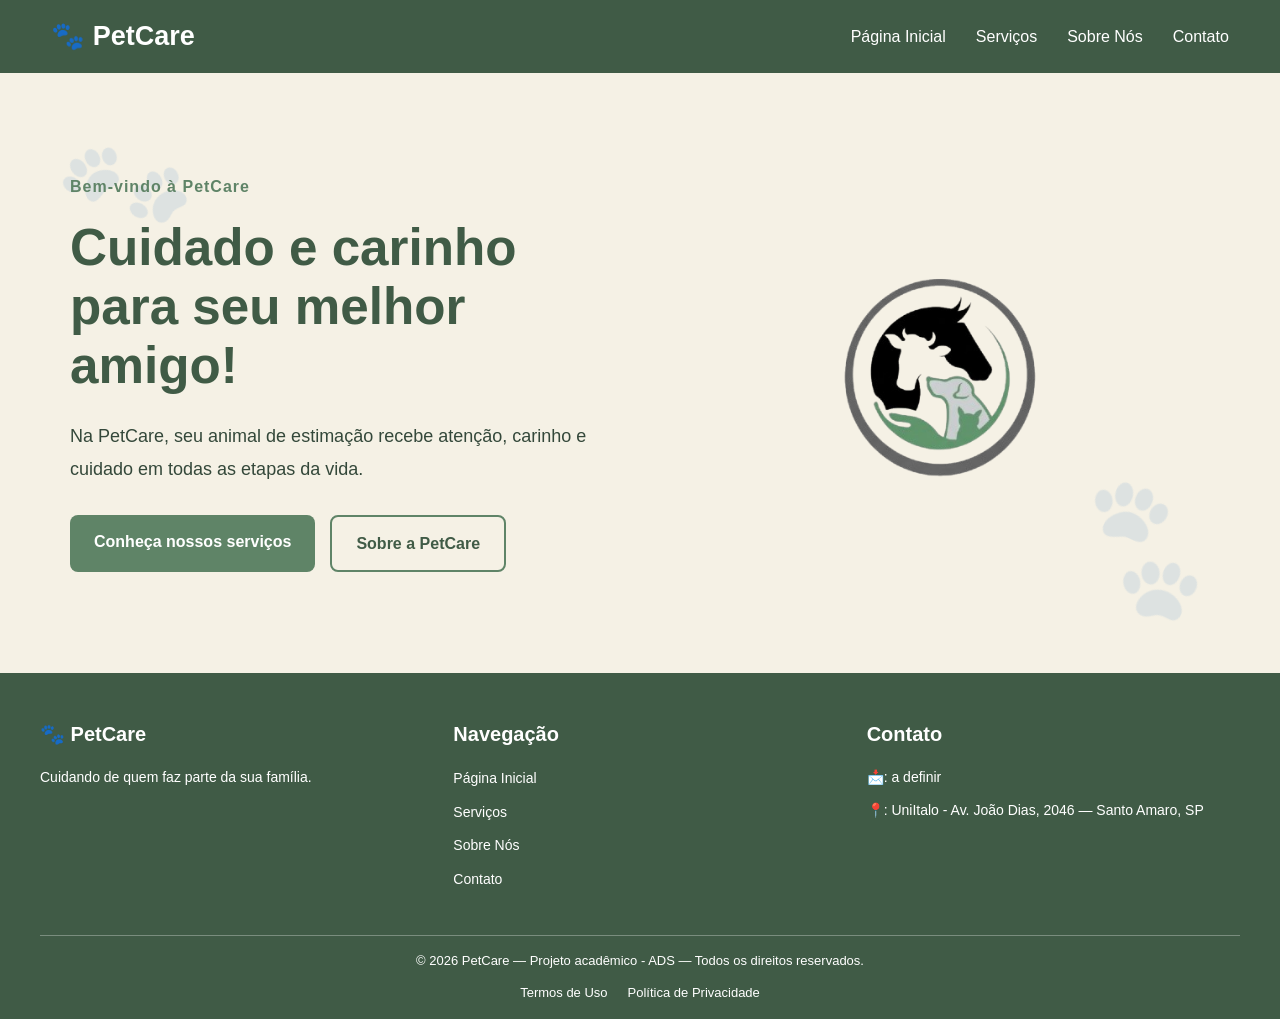
<file: index.html>
<!DOCTYPE html>
<html lang="pt-BR">

<head>
    <meta charset="UTF-8">
    <meta name="viewport"
          content="width=device-width, initial-scale=1.0">

    <meta name="description"
          content="PetCare - Clínica Veterinária">

    <title>PetCare | Página Inicial</title>

    <link rel="stylesheet"
          href="./website/styles/style.global.css">

    <link rel="stylesheet"
          href="./website/styles/style.index.css">
</head>

<body>

    <header class="header">
        <nav class="navbar" aria-label="Navegação principal">

            <!-- LOGO DA CLÍNICA -->
            <div class="logo">
                <a href="./index.html">🐾 PetCare</a>
            </div>

            <!-- Botão Sanduiche -->
             <button
             type="button"
             class="mobile-menu"
             id="mobile-menu"
             aria-label="Abrir menu de navegação"
             aria-controls="nav-list"
                aria-expanded="false">
                    <span class="bar"></span>
                    <span class="bar"></span>
                    <span class="bar"></span>
            </button>
            
            <!-- LINKS DE NAVEGAÇÃO -->
            <ul class="nav-links" id="nav-list">
                <li><a href="./index.html">Página Inicial</a></li>
                <li><a href="./website/servicos.html">Serviços</a></li>
                <li><a href="./website/sobre.html">Sobre Nós</a></li>
                <li><a href="./website/contato.html">Contato</a></li>
            </ul>

        </nav>
        
    </header>

    <main>

        <section class="hero patinhas-fundo">

            <div class="hero-content">

                <span class="hero-tag">
                    Bem-vindo à PetCare
                </span>

                <h1>
                    Cuidado e carinho para
                    seu melhor amigo!
                </h1>

                <p>
                    Na PetCare, seu animal de estimação
                    recebe atenção, carinho e cuidado
                    em todas as etapas da vida.
                </p>

                <div class="hero-actions">
                    <a href="./website/servicos.html" class="btn">
                        Conheça nossos serviços
                    </a>

                    <a href="./website/sobre.html" class="btn-secondary">
                        Sobre a PetCare
                    </a>
                </div>

            </div>

            <div class="hero-image">
                <img src="./website/pictures/logo2petcare.png"
                     alt="Identidade visual da PetCare">
            </div>

        </section>

    </main>
    
<footer class="footer">

    <div class="footer-container">

        <!-- COLUNA 1: IDENTIDADE DA CLÍNICA -->
        <div class="footer-coluna">

            <h3>🐾 PetCare</h3>

            <p>
                Cuidando de quem faz parte
                da sua família.
            </p>

        </div>

        <!-- COLUNA 2: NAVEGAÇÃO -->
        <div class="footer-coluna">

            <h3>Navegação</h3>

            <ul>
                <li>
                    <a href="./index.html">Página Inicial</a>
                </li>

                <li>
                    <a href="./website/servicos.html">Serviços</a>
                </li>

                <li>
                    <a href="./website/sobre.html">Sobre Nós</a>
                </li>

                <li>
                    <a href="./website/contato.html">Contato</a>
                </li>
            </ul>

        </div>

        <!-- COLUNA 3: CONTATO -->
        <div class="footer-coluna">

            <h3>Contato</h3>

            <p>📩: a definir</p>

            <p>📍: UniItalo - Av. João Dias, 2046 — Santo Amaro, SP </p>

        </div>

    </div>

    <!-- PARTE INFERIOR DO RODAPÉ -->
    
<div class="footer-bottom">

    <p>
        © 2026 PetCare — Projeto acadêmico - ADS —
        Todos os direitos reservados.
    </p>

    <nav class="footer-extra"
         aria-label="Informações legais">

        <a href="./website/termos.html">
            Termos de Uso
        </a>

        <a href="./website/privacidade.html">
            Política de Privacidade
        </a>

    </nav>

</div>

</footer>

<script src="./website/js/script.menu.js" defer></script>

</body>
</html>
</file>
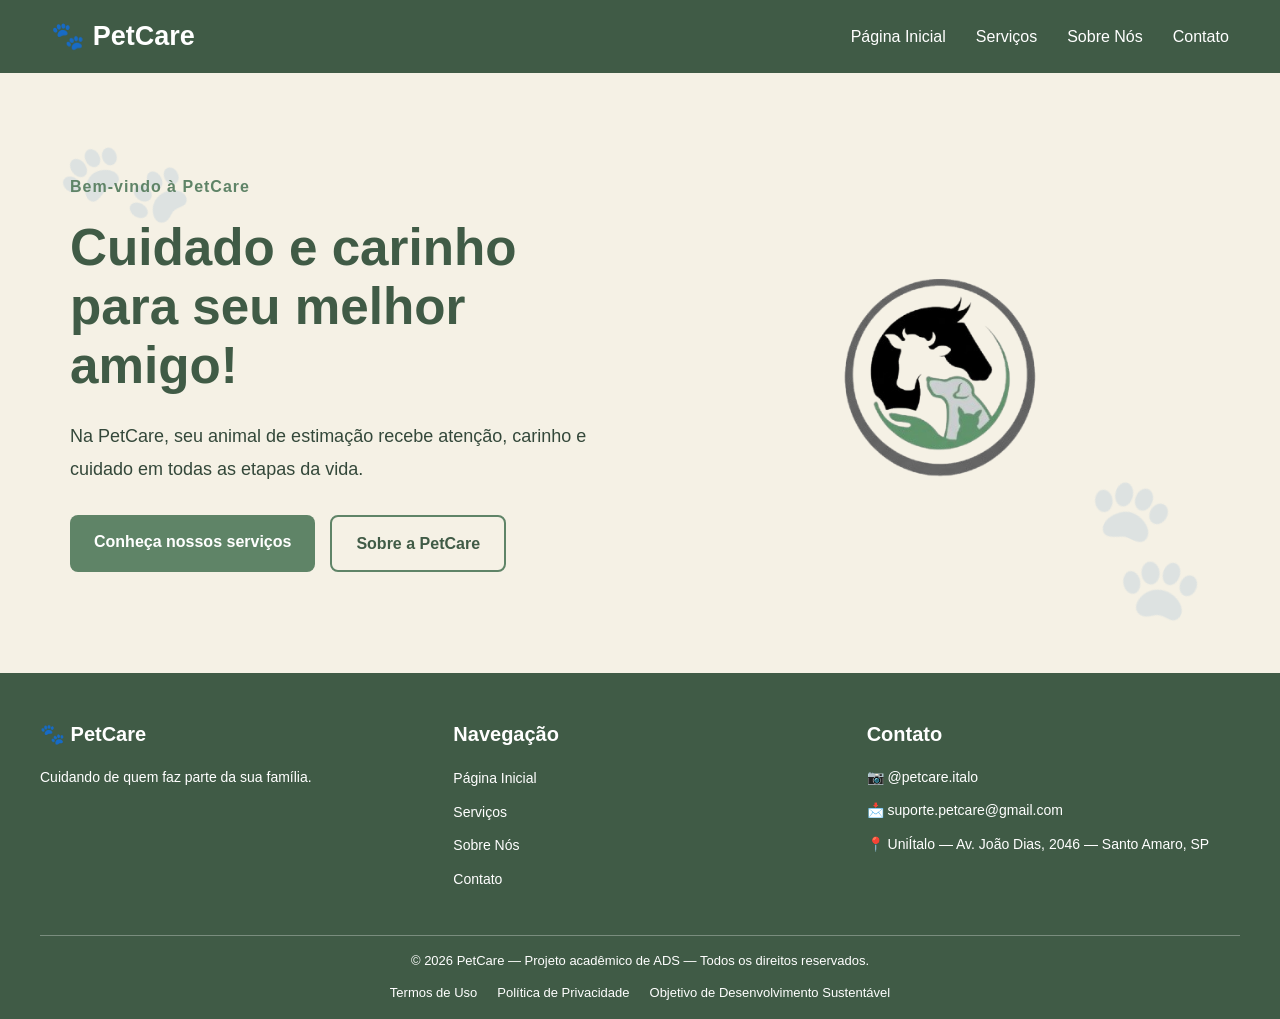
<file: website/index.html>
<!DOCTYPE html>
<html lang="pt-BR">

<head>
    <meta charset="UTF-8">
    <meta name="viewport"
          content="width=device-width, initial-scale=1.0">

    <meta name="description"
          content="PetCare - Clínica Veterinária">

    <title>PetCare | Página Inicial</title>

    <link rel="stylesheet"
          href="./styles/style.global.css">

    <link rel="stylesheet"
          href="./styles/style.index.css">
</head>

<body>

    <header class="header">
        <nav class="navbar" aria-label="Navegação principal">

            <!-- LOGO DA CLÍNICA -->
            <div class="logo">
                <a href="./index.html">🐾 PetCare</a>
            </div>

            <!-- Botão Sanduiche -->
             <button
             type="button"
             class="mobile-menu"
             id="mobile-menu"
             aria-label="Abrir menu de navegação"
             aria-controls="nav-list"
                aria-expanded="false">
                    <span class="bar"></span>
                    <span class="bar"></span>
                    <span class="bar"></span>
            </button>
            
            <!-- LINKS DE NAVEGAÇÃO -->
            <ul class="nav-links" id="nav-list">
                <li><a href="./index.html">Página Inicial</a></li>
                <li><a href="./servicos.html">Serviços</a></li>
                <li><a href="./sobre.html">Sobre Nós</a></li>
                <li><a href="./contato.html">Contato</a></li>
            </ul>

        </nav>
        
    </header>

    <main>

        <section class="hero patinhas-fundo">

            <div class="hero-content">

                <span class="hero-tag">
                    Bem-vindo à PetCare
                </span>

                <h1>
                    Cuidado e carinho para
                    seu melhor amigo!
                </h1>

                <p>
                    Na PetCare, seu animal de estimação
                    recebe atenção, carinho e cuidado
                    em todas as etapas da vida.
                </p>

                <div class="hero-actions">
                    <a href="./servicos.html" class="btn">
                        Conheça nossos serviços
                    </a>

                    <a href="./sobre.html" class="btn-secondary">
                        Sobre a PetCare
                    </a>
                </div>

            </div>

            <div class="hero-image">
                <img src="./pictures/logo2petcare.png"
                     alt="Identidade visual da PetCare">
            </div>

        </section>

    </main>
    
<footer class="footer">

    <div class="footer-container">

        <!-- COLUNA 1: IDENTIDADE DA CLÍNICA -->
        <div class="footer-coluna">

            <h3>🐾 PetCare</h3>

            <p>
                Cuidando de quem faz parte
                da sua família.
            </p>

        </div>

        <!-- COLUNA 2: NAVEGAÇÃO -->
        <div class="footer-coluna">

            <h3>Navegação</h3>

            <ul>
                <li>
                    <a href="./index.html">Página Inicial</a>
                </li>

                <li>
                    <a href="./servicos.html">Serviços</a>
                </li>

                <li>
                    <a href="./sobre.html">Sobre Nós</a>
                </li>

                <li>
                    <a href="./contato.html">Contato</a>
                </li>
            </ul>

        </div>

        <!-- COLUNA 3: CONTATO -->
<div class="footer-coluna">

    <h3>Contato</h3>

            <p>📷 <a href="https://www.instagram.com/petcare.italo/" target="_blank"
                rel="noopener noreferrer"> @petcare.italo</a></p>

            <p>📩 <a href="mailto:suporte.petcare@gmail.com"> suporte.petcare@gmail.com </a></p>

            <p>📍 UniÍtalo — Av. João Dias, 2046 — Santo Amaro, SP </p>


</div>

    </div>

    <!-- PARTE INFERIOR DO RODAPÉ -->
    
<div class="footer-bottom">

    <p>
        © 2026 PetCare — Projeto acadêmico de ADS —
        Todos os direitos reservados.
    </p>

    <nav class="footer-extra"
         aria-label="Informações legais">

        <a href="./termos.html">
            Termos de Uso
        </a>

        <a href="./privacidade.html">
            Política de Privacidade
        </a>

        <a href="./ods9.html">
            Objetivo de Desenvolvimento Sustentável
        </a>
         
    
    </nav>

</div>

</footer>

<script src="./js/script.menu.js" defer></script>

</body>
</html>
</file>
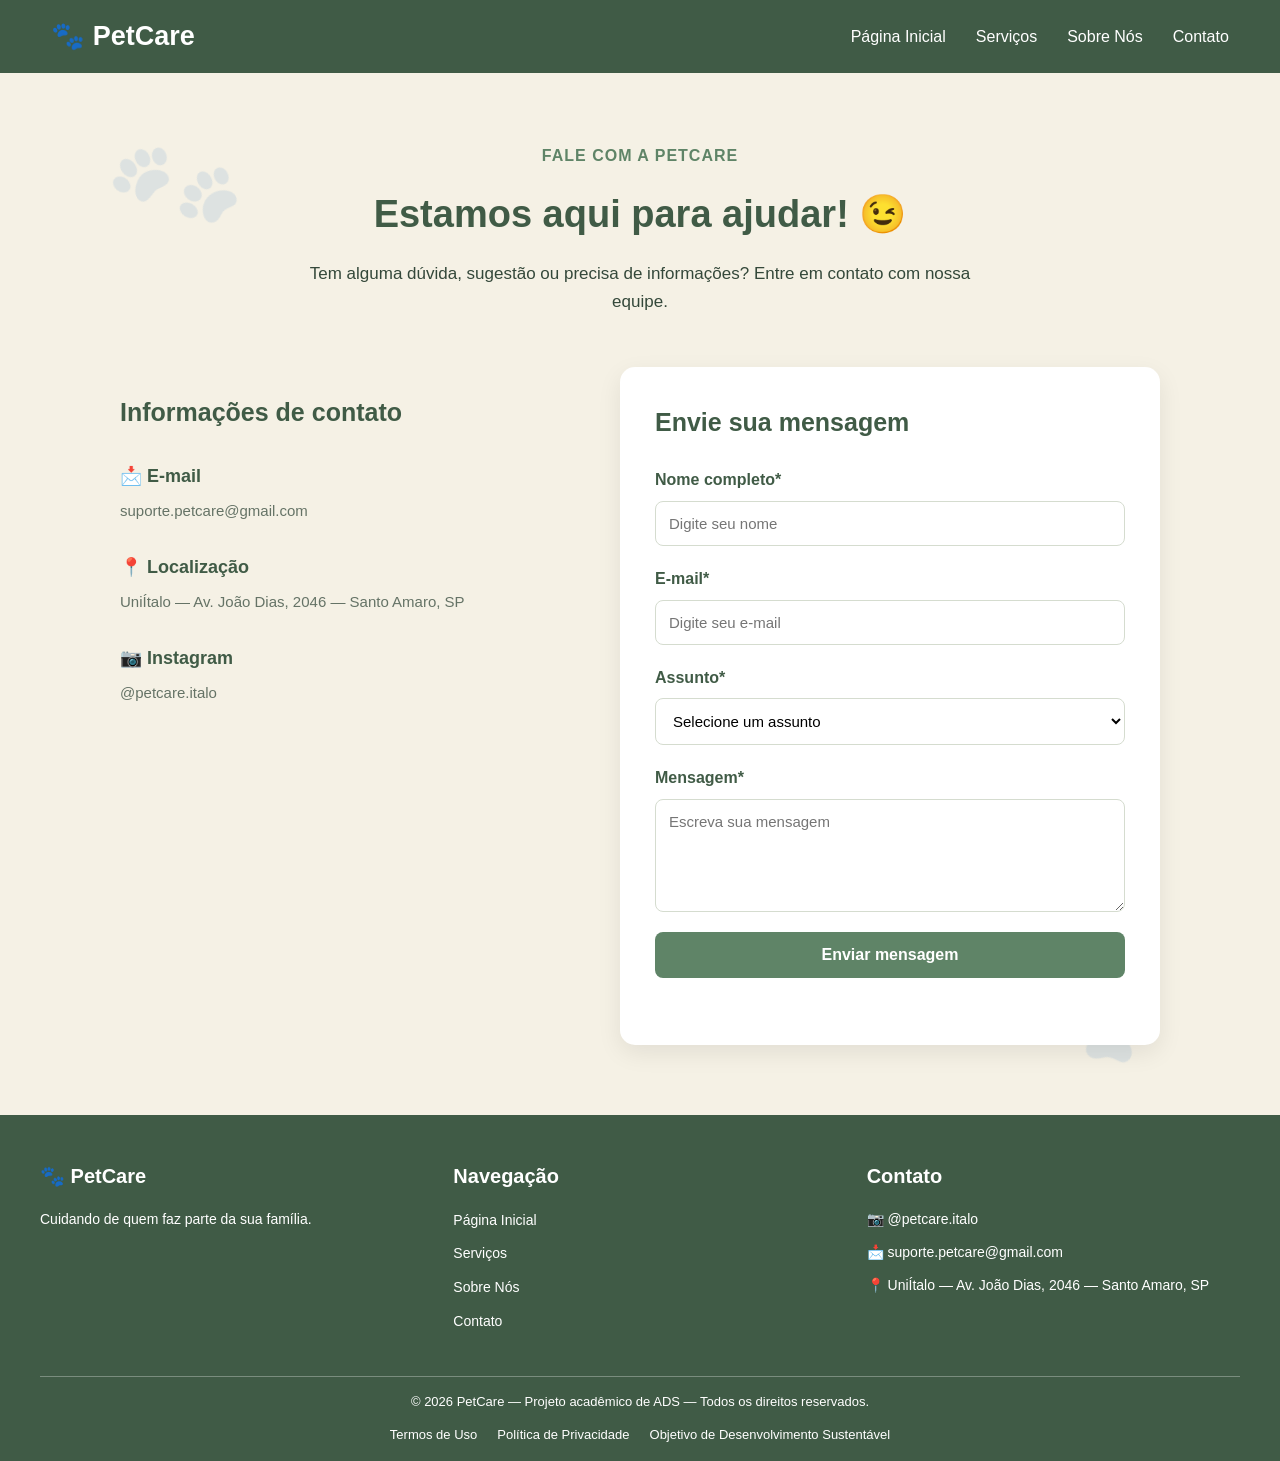
<file: website/contato.html>
<!DOCTYPE html>
<html lang="pt-BR">
<head>
    <meta charset="UTF-8">

    <meta name="viewport"
          content="width=device-width, initial-scale=1.0">

    <title>PetCare | Contato</title>

    <link rel="stylesheet" href="./styles/style.global.css">

    <link rel="stylesheet" href="./styles/style.contato.css">

</head>

<body>

    <header class="header">
        <nav class="navbar" aria-label="Navegação principal">

            <!-- LOGO DA CLÍNICA -->
            <div class="logo">
                <a href="./index.html">🐾 PetCare</a>
            </div>

            <!-- Botão Sanduiche -->
             <button
             type="button"
             class="mobile-menu"
             id="mobile-menu"
             aria-label="Abrir menu de navegação"
             aria-controls="nav-list"
                aria-expanded="false">
                    <span class="bar"></span>
                    <span class="bar"></span>
                    <span class="bar"></span>
            </button>
            
            <!-- LINKS DE NAVEGAÇÃO -->
            <ul class="nav-links" id="nav-list">
                <li><a href="./index.html">Página Inicial</a></li>
                <li><a href="./servicos.html">Serviços</a></li>
                <li><a href="./sobre.html">Sobre Nós</a></li>
                <li><a href="./contato.html">Contato</a></li>
            </ul>

        </nav>
        
    </header>

    <main>

    <section class="contato patinhas-fundo">

        <!-- TÍTULO PRINCIPAL -->

        <div class="contato-intro">

            <span class="contato-tag">
                FALE COM A PETCARE
            </span>

            <h1>Estamos aqui para ajudar! 😉</h1>

            <p>
                Tem alguma dúvida, sugestão ou
                precisa de informações?
                Entre em contato com nossa equipe.
            </p>

        </div>

        <!-- CONTEÚDO EM DUAS COLUNAS -->

        <div class="contato-container">

            <!-- COLUNA ESQUERDA -->

            <div class="contato-info">

                <h2>Informações de contato</h2>

                <div class="info-item">

                    <h3>📩 E-mail</h3>

                    <p> suporte.petcare@gmail.com </p>

                </div>

                <div class="info-item">

                    <h3>📍 Localização</h3>

                    <p>UniÍtalo — Av. João Dias, 2046 — Santo Amaro, SP</p>

                </div>

                <div class="info-item">

                    <h3>📷 Instagram</h3>

                    <p> @petcare.italo </p>

                </div>

            </div>

            <!-- COLUNA DIREITA -->

            <div class="contato-formulario">

                <h2>Envie sua mensagem</h2>

                <form id="form-contato">

                    <div class="form-group">

                        <label for="nome">
                            Nome completo*
                        </label>

                        <input
                            type="text"
                            id="nome"
                            name="nome"
                            placeholder="Digite seu nome"
                            autocomplete="name"
                            required
                        >

                    </div>

                    <div class="form-group">

                        <label for="email">
                            E-mail*
                        </label>

                        <input
                            type="email"
                            id="email"
                            name="email"
                            placeholder="Digite seu e-mail"
                            autocomplete="email"
                            required>

                    </div>

                    <div class="form-group">

                        <label for="assunto">
                            Assunto*
                        </label>

                        <select
                            id="assunto"
                            name="assunto"
                            required>

                            <option value="">
                                Selecione um assunto
                            </option>

                            <option value="duvida">
                                Dúvidas
                            </option>

                            <option value="atendimento">
                                Atendimento
                            </option>

                            <option value="sugestao">
                                Sugestões
                            </option>

                            <option value="outros">
                                Outros
                            </option>

                        </select>

                    </div>

                    <div class="form-group">

                        <label for="mensagem">
                            Mensagem*
                        </label>

                        <textarea
                            id="mensagem"
                            name="mensagem"
                            rows="5"
                            placeholder="Escreva sua mensagem"
                            required
                        ></textarea>

                    </div>

                    <button
                        type="submit"
                        class="btn-enviar"
                    >
                        Enviar mensagem
                    </button>

                    <p id="aviso-contato" role="status" aria-live="polite" style="margin-top:12px;line-height:1.5;"></p>
                </form>

            </div>

        </div>

    </section>

</main>

    
<footer class="footer">

    <div class="footer-container">

        <!-- COLUNA 1: IDENTIDADE DA CLÍNICA -->
        <div class="footer-coluna">

            <h3>🐾 PetCare</h3>

            <p>
                Cuidando de quem faz parte
                da sua família.
            </p>

        </div>

        <!-- COLUNA 2: NAVEGAÇÃO -->
        <div class="footer-coluna">

            <h3>Navegação</h3>

            <ul>
                <li>
                    <a href="./index.html">Página Inicial</a>
                </li>

                <li>
                    <a href="./servicos.html">Serviços</a>
                </li>

                <li>
                    <a href="./sobre.html">Sobre Nós</a>
                </li>

                <li>
                    <a href="./contato.html">Contato</a>
                </li>
            </ul>

        </div>

        <!-- COLUNA 3: CONTATO -->
<div class="footer-coluna">

    <h3>Contato</h3>

            <p>📷 <a href="https://www.instagram.com/petcare.italo/" target="_blank"
                rel="noopener noreferrer"> @petcare.italo</a></p>

            <p>📩 <a href="mailto:suporte.petcare@gmail.com"> suporte.petcare@gmail.com </a></p>

            <p>📍 UniÍtalo — Av. João Dias, 2046 — Santo Amaro, SP </p>

    </div>
    </div> <!-- Fim das três colunas do rodapé -->

    <!-- PARTE INFERIOR DO RODAPÉ -->
    
<div class="footer-bottom">

    <p>
        © 2026 PetCare — Projeto acadêmico de ADS —
        Todos os direitos reservados.
    </p>

    <nav class="footer-extra"
         aria-label="Informações extras">

        <a href="./termos.html">
            Termos de Uso
        </a>

        <a href="./privacidade.html">
            Política de Privacidade
        </a>

        <a href="./ods9.html">
            Objetivo de Desenvolvimento Sustentável
        </a>

    </nav>

</div>

</footer>

<script src="./js/script.menu.js" defer></script>
<script src="./js/script.contato.js" defer></script>

</body>

</html>
</file>
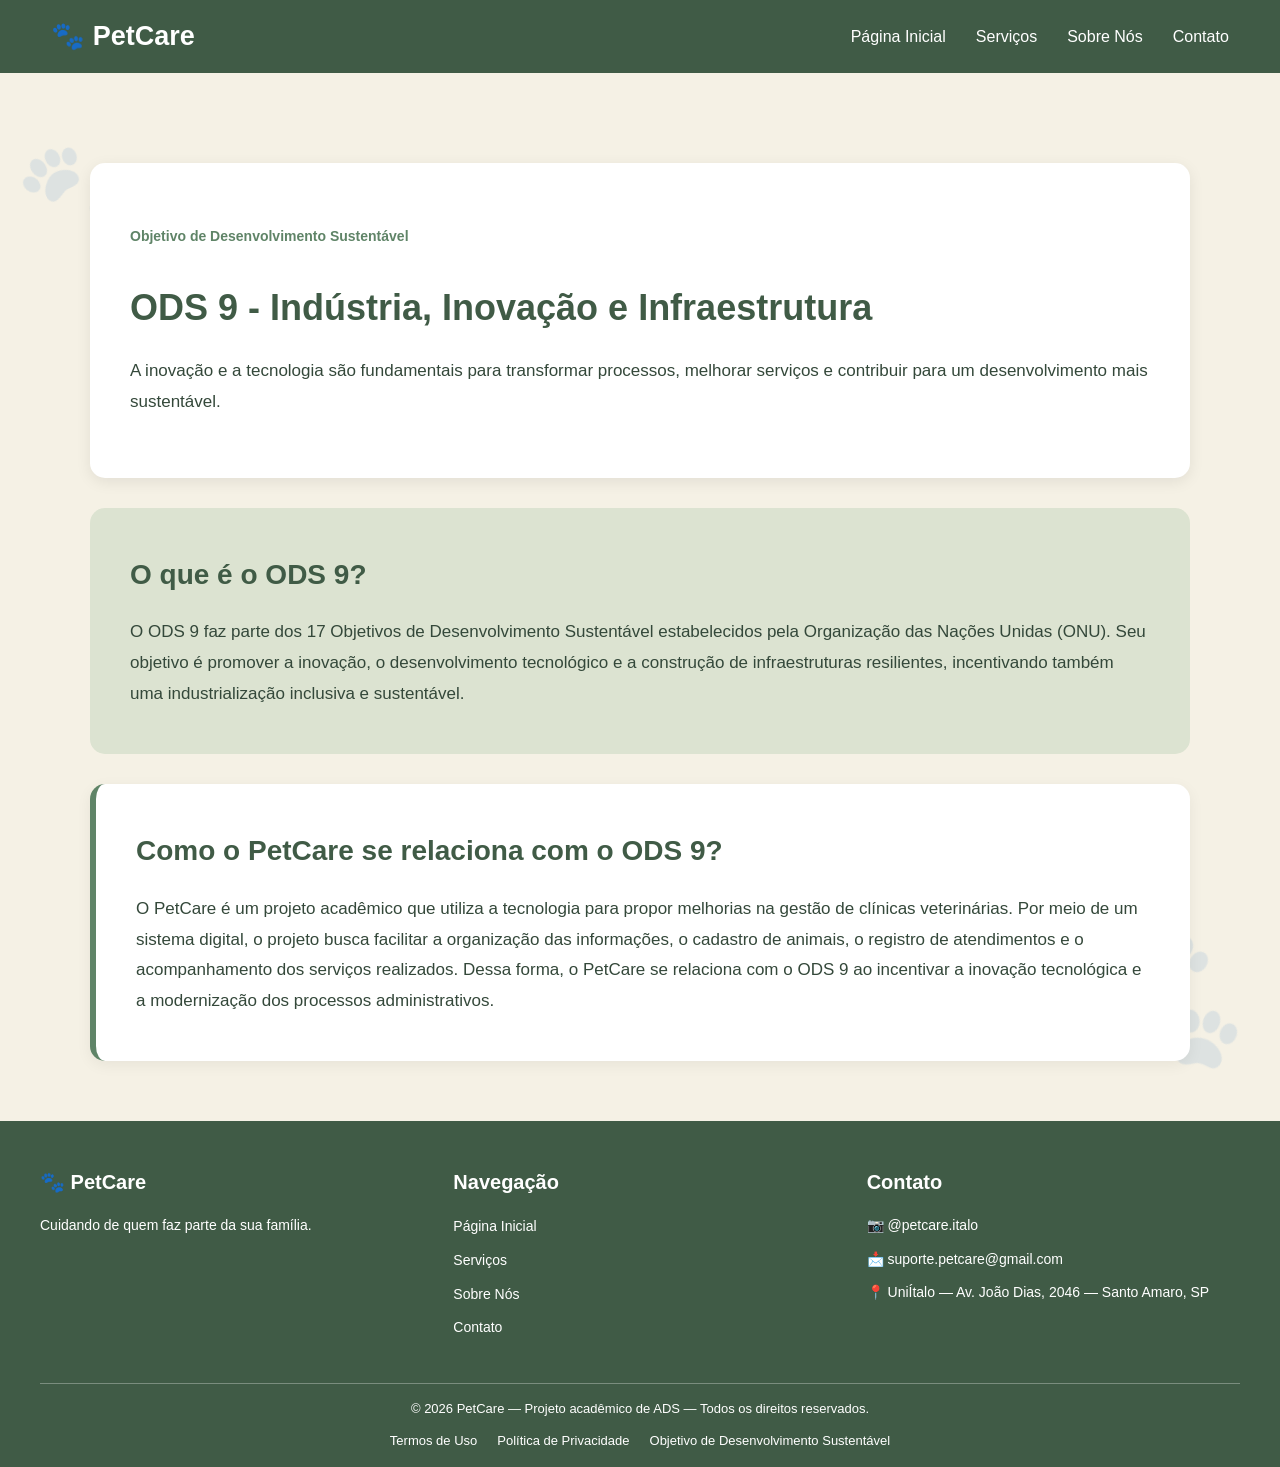
<file: website/ods9.html>
<!DOCTYPE html>
<html lang="pt-BR">

<head>
    <meta charset="UTF-8">

    <meta name="viewport"
          content="width=device-width, initial-scale=1.0">

    <title>ODS 9 | PetCare</title>

    <link rel="stylesheet"
          href="./styles/style.global.css">

    <link rel="stylesheet"
          href="./styles/style.ods9.css">
</head>

<body>

<header class="header">
    <!-- Seu cabeçalho completo-->
    <nav class="navbar" aria-label="Navegação principal">
        <div class="logo">
            <a href="./index.html"> 🐾 PetCare</a>
        </div>

        <button 
        type="button"
        class="mobile-menu"
        id="mobile-menu"
        aria-label="Abrir menu de navegação"
        aria-controls="nav-list"
        aria-expanded="false">

        <span class="bar"></span>
        <span class="bar"></span>
        <span class="bar"></span>

    </button>

    <ul class="nav-links" id="nav-list">
        <li><a href="./index.html">Página Inicial</a></li>
        <li><a href="./servicos.html">Serviços</a></li>
        <li><a href="./sobre.html">Sobre Nós</a></li>
        <li><a href="./contato.html">Contato</a></li>

    </ul>

    </nav>

</header>

 <main class="ods-main patinhas-fundo">

    <section class="ods-hero">

        <div class="ods-hero-content">
            
            <span class="ods-tag">
                Objetivo de Desenvolvimento Sustentável
            </span>

            <h1>
                ODS 9 - Indústria, Inovação e Infraestrutura
            </h1>

            
                
<p>
    A inovação e a tecnologia são fundamentais
    para transformar processos, melhorar serviços
    e contribuir para um desenvolvimento
    mais sustentável.
</p>

        </div>

    </section>

      <section class="ods-sobre">
    

    <h2>O que é o ODS 9?</h2>

    <p>
        O ODS 9 faz parte dos 17 Objetivos de
        Desenvolvimento Sustentável estabelecidos
        pela Organização das Nações Unidas (ONU).

        Seu objetivo é promover a inovação,
        o desenvolvimento tecnológico e a construção
        de infraestruturas resilientes, incentivando
        também uma industrialização inclusiva
        e sustentável.
    </p>

    </section>

    <section class="ods-petcare">

        <h2>Como o PetCare se relaciona com o ODS 9?</h2>

        <p>

        O PetCare é um projeto acadêmico que utiliza
        a tecnologia para propor melhorias na gestão
        de clínicas veterinárias.

        Por meio de um sistema digital, o projeto
        busca facilitar a organização das informações,
        o cadastro de animais, o registro de atendimentos
        e o acompanhamento dos serviços realizados.

        Dessa forma, o PetCare se relaciona com o ODS 9
        ao incentivar a inovação tecnológica e a
        modernização dos processos administrativos.
        </p>
    </section>

 </main>

 <footer class="footer">

    <div class="footer-container">

        <!-- COLUNA 1: IDENTIDADE DA CLÍNICA -->
        <div class="footer-coluna">

            <h3>🐾 PetCare</h3>

            <p>
                Cuidando de quem faz parte
                da sua família.
            </p>

        </div>

        <!-- COLUNA 2: NAVEGAÇÃO -->
        <div class="footer-coluna">

            <h3>Navegação</h3>

            <ul>
                <li>
                    <a href="./index.html">Página Inicial</a>
                </li>

                <li>
                    <a href="./servicos.html">Serviços</a>
                </li>

                <li>
                    <a href="./sobre.html">Sobre Nós</a>
                </li>

                <li>
                    <a href="./contato.html">Contato</a>
                </li>
            </ul>

        </div>

        <!-- COLUNA 3: CONTATO -->
<div class="footer-coluna">

    <h3>Contato</h3>

            <p>📷 <a href="https://www.instagram.com/petcare.italo/" target="_blank"
                rel="noopener noreferrer"> @petcare.italo</a></p>

            <p>📩 <a href="mailto:suporte.petcare@gmail.com"> suporte.petcare@gmail.com </a></p>

            <p>📍 UniÍtalo — Av. João Dias, 2046 — Santo Amaro, SP </p>

</div>

    </div>

    <!-- PARTE INFERIOR DO RODAPÉ -->
    
<div class="footer-bottom">

    <p>
        © 2026 PetCare — Projeto acadêmico de ADS —
        Todos os direitos reservados.
    </p>

    <nav class="footer-extra"
         aria-label="Informações legais">

        <a href="./termos.html">
            Termos de Uso
        </a>

        <a href="./privacidade.html">
            Política de Privacidade
        </a>

        <a href="./ods9.html">
            Objetivo de Desenvolvimento Sustentável
        </a>
         
    
    </nav>

</div>

</footer>

<script src="./js/script.menu.js" defer></script>


</body>

</html>
</file>
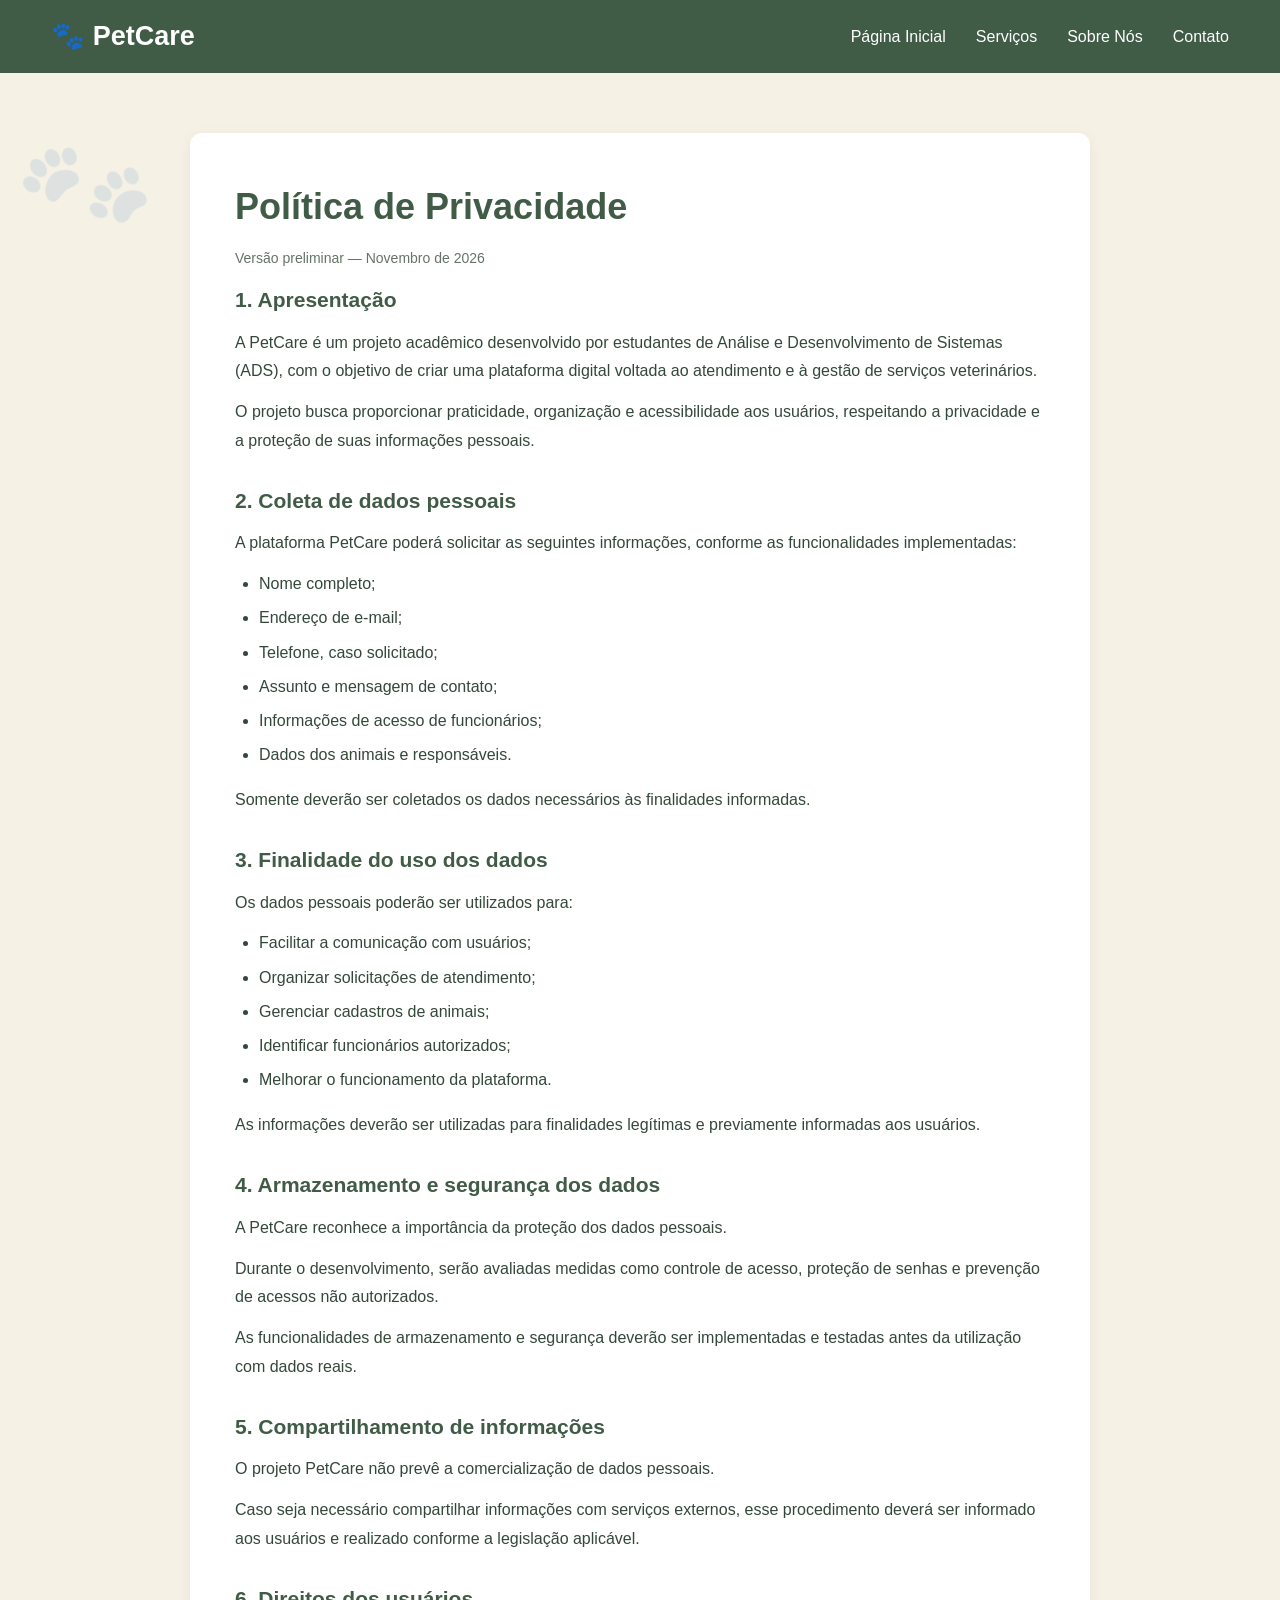
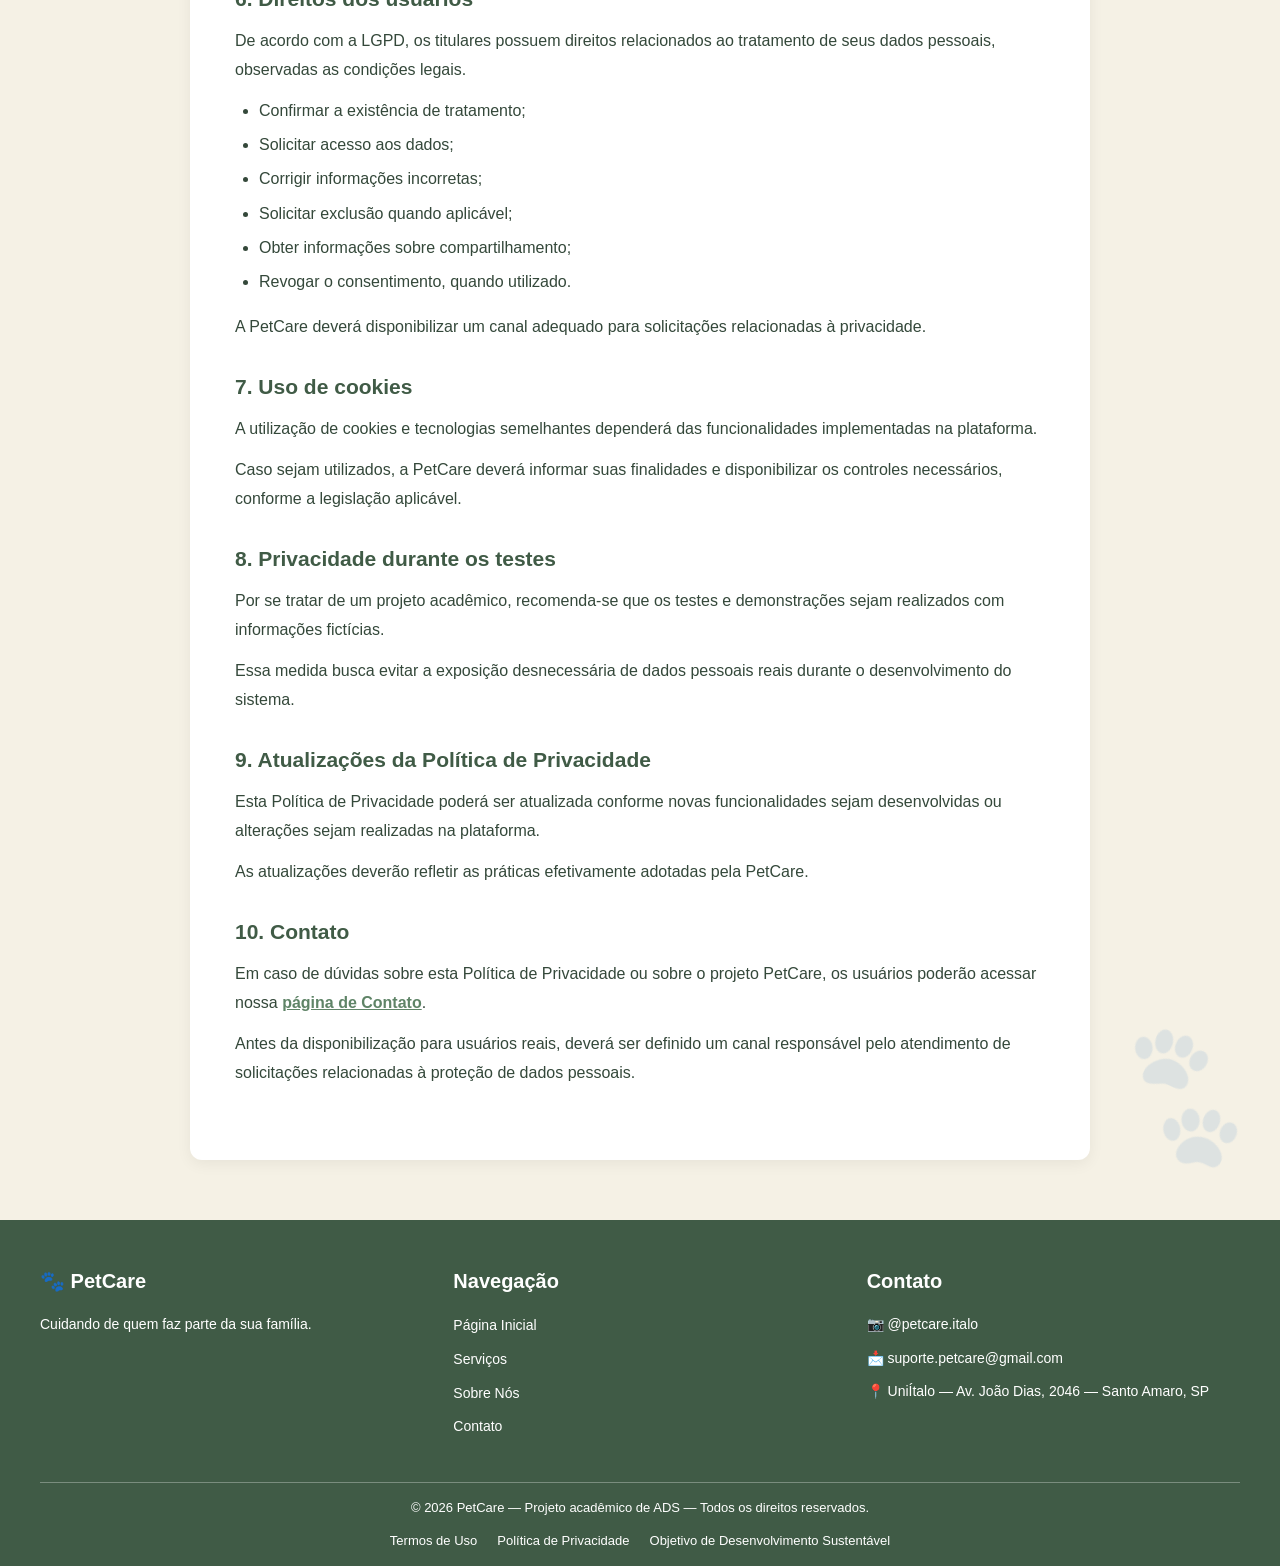
<file: website/privacidade.html>
<!DOCTYPE html>
<html lang="pt-BR">

<head>
    <meta charset="UTF-8">
    <meta name="viewport"
          content="width=device-width, initial-scale=1.0">

    <title>Política de Privacidade | PetCare</title>

    <link rel="stylesheet" href="./styles/style.global.css">

    <link rel="stylesheet" href="./styles/style.extra.css">
</head>

<body>

    <header class="header">
        <nav class="navbar" aria-label="Navegação principal">

            <!-- LOGO DA CLÍNICA -->
            <div class="logo">
                <a href="./index.html">🐾 PetCare</a>
            </div>

            <!-- Botão Sanduiche -->
             <button
             type="button"
             class="mobile-menu"
             id="mobile-menu"
             aria-label="Abrir menu de navegação"
             aria-controls="nav-list"
                aria-expanded="false">
                    <span class="bar"></span>
                    <span class="bar"></span>
                    <span class="bar"></span>
            </button>
            
            <!-- LINKS DE NAVEGAÇÃO -->
            <ul class="nav-links" id="nav-list">
                <li><a href="./index.html">Página Inicial</a></li>
                <li><a href="./servicos.html">Serviços</a></li>
                <li><a href="./sobre.html">Sobre Nós</a></li>
                <li><a href="./contato.html">Contato</a></li>
            </ul>

        </nav>
        
    </header>

   
<main class="extra-main patinhas-fundo">

  <article class="extra-container">

    <h1>Política de Privacidade</h1>

    <p class="extra-data">
      Versão preliminar — Novembro de 2026
    </p>

    <!-- 1. APRESENTAÇÃO -->
    <section>
      <h2>1. Apresentação</h2>

      <p>
        A PetCare é um projeto acadêmico desenvolvido
        por estudantes de Análise e Desenvolvimento
        de Sistemas (ADS), com o objetivo de criar
        uma plataforma digital voltada ao atendimento
        e à gestão de serviços veterinários.
      </p>

      <p>
        O projeto busca proporcionar praticidade,
        organização e acessibilidade aos usuários,
        respeitando a privacidade e a proteção
        de suas informações pessoais.
      </p>
    </section>

    <!-- 2. COLETA DE DADOS -->
    <section>
      <h2>2. Coleta de dados pessoais</h2>

      <p>
        A plataforma PetCare poderá solicitar
        as seguintes informações, conforme
        as funcionalidades implementadas:
      </p>

      <ul>
        <li>Nome completo;</li>
        <li>Endereço de e-mail;</li>
        <li>Telefone, caso solicitado;</li>
        <li>Assunto e mensagem de contato;</li>
        <li>Informações de acesso de funcionários;</li>
        <li>Dados dos animais e responsáveis.</li>
      </ul>

      <p>
        Somente deverão ser coletados os dados
        necessários às finalidades informadas.
      </p>
    </section>

    <!-- 3. FINALIDADE -->
    <section>
      <h2>3. Finalidade do uso dos dados</h2>

      <p>
        Os dados pessoais poderão ser utilizados para:
      </p>

      <ul>
        <li>Facilitar a comunicação com usuários;</li>
        <li>Organizar solicitações de atendimento;</li>
        <li>Gerenciar cadastros de animais;</li>
        <li>Identificar funcionários autorizados;</li>
        <li>Melhorar o funcionamento da plataforma.</li>
      </ul>

      <p>
        As informações deverão ser utilizadas
        para finalidades legítimas e previamente
        informadas aos usuários.
      </p>
    </section>

    <!-- 4. ARMAZENAMENTO -->
    <section>
      <h2>4. Armazenamento e segurança dos dados</h2>

      <p>
        A PetCare reconhece a importância
        da proteção dos dados pessoais.
      </p>

      <p>
        Durante o desenvolvimento, serão avaliadas
        medidas como controle de acesso,
        proteção de senhas e prevenção
        de acessos não autorizados.
      </p>

      <p>
        As funcionalidades de armazenamento
        e segurança deverão ser implementadas
        e testadas antes da utilização
        com dados reais.
      </p>
    </section>

    <!-- 5. COMPARTILHAMENTO -->
    <section>
      <h2>5. Compartilhamento de informações</h2>

      <p>
        O projeto PetCare não prevê
        a comercialização de dados pessoais.
      </p>

      <p>
        Caso seja necessário compartilhar
        informações com serviços externos,
        esse procedimento deverá ser informado
        aos usuários e realizado conforme
        a legislação aplicável.
      </p>
    </section>

    <!-- 6. DIREITOS -->
    <section>
      <h2>6. Direitos dos usuários</h2>

      <p>
        De acordo com a LGPD, os titulares
        possuem direitos relacionados
        ao tratamento de seus dados pessoais,
        observadas as condições legais.
      </p>

      <ul>
        <li>Confirmar a existência de tratamento;</li>
        <li>Solicitar acesso aos dados;</li>
        <li>Corrigir informações incorretas;</li>
        <li>Solicitar exclusão quando aplicável;</li>
        <li>Obter informações sobre compartilhamento;</li>
        <li>Revogar o consentimento, quando utilizado.</li>
      </ul>

      <p>
        A PetCare deverá disponibilizar
        um canal adequado para solicitações
        relacionadas à privacidade.
      </p>
    </section>

    <!-- 7. COOKIES -->
    <section>
      <h2>7. Uso de cookies</h2>

      <p>
        A utilização de cookies e tecnologias
        semelhantes dependerá das funcionalidades
        implementadas na plataforma.
      </p>

      <p>
        Caso sejam utilizados, a PetCare deverá
        informar suas finalidades e disponibilizar
        os controles necessários, conforme
        a legislação aplicável.
      </p>
    </section>

    <!-- 8. TESTES -->
    <section>
      <h2>8. Privacidade durante os testes</h2>

      <p>
        Por se tratar de um projeto acadêmico,
        recomenda-se que os testes e demonstrações
        sejam realizados com informações fictícias.
      </p>

      <p>
        Essa medida busca evitar a exposição
        desnecessária de dados pessoais reais
        durante o desenvolvimento do sistema.
      </p>
    </section>

    <!-- 9. ATUALIZAÇÕES -->
    <section>
      <h2>9. Atualizações da Política de Privacidade</h2>

      <p>
        Esta Política de Privacidade poderá
        ser atualizada conforme novas funcionalidades
        sejam desenvolvidas ou alterações
        sejam realizadas na plataforma.
      </p>

      <p>
        As atualizações deverão refletir
        as práticas efetivamente adotadas
        pela PetCare.
      </p>
    </section>

    <!-- 10. CONTATO -->
    <section>
      <h2>10. Contato</h2>

      <p>
        Em caso de dúvidas sobre esta Política
        de Privacidade ou sobre o projeto PetCare,
        os usuários poderão acessar nossa
        <a href="./contato.html">página de Contato</a>.
      </p>

      <p>
        Antes da disponibilização para usuários
        reais, deverá ser definido um canal
        responsável pelo atendimento de solicitações
        relacionadas à proteção de dados pessoais.
      </p>
    </section>

  </article>

</main>


    <footer class="footer">

    <div class="footer-container">

        <!-- COLUNA 1: IDENTIDADE DA CLÍNICA -->
        <div class="footer-coluna">

            <h3>🐾 PetCare</h3>

            <p>
                Cuidando de quem faz parte
                da sua família.
            </p>

        </div>

        <!-- COLUNA 2: NAVEGAÇÃO -->
        <div class="footer-coluna">

            <h3>Navegação</h3>

            <ul>
                <li>
                    <a href="./index.html">Página Inicial</a>
                </li>

                <li>
                    <a href="./servicos.html">Serviços</a>
                </li>

                <li>
                    <a href="./sobre.html">Sobre Nós</a>
                </li>

                <li>
                    <a href="./contato.html">Contato</a>
                </li>
            </ul>

        </div>

       <!-- COLUNA 3: CONTATO -->
<div class="footer-coluna">

    <h3>Contato</h3>

            <p>📷 <a href="https://www.instagram.com/petcare.italo/" target="_blank"
                rel="noopener noreferrer"> @petcare.italo</a></p>

            <p>📩 <a href="mailto:suporte.petcare@gmail.com"> suporte.petcare@gmail.com </a></p>

            <p>📍 UniÍtalo — Av. João Dias, 2046 — Santo Amaro, SP </p>

    </div>

    </div> <!-- Fim das três colunas do rodapé -->

    <!-- PARTE INFERIOR DO RODAPÉ -->
    
<div class="footer-bottom">

    <p>
        © 2026 PetCare — Projeto acadêmico de ADS —
        Todos os direitos reservados.
    </p>

    <nav class="footer-extra"
         aria-label="Informações legais">

        <a href="./termos.html">
            Termos de Uso
        </a>

        <a href="./privacidade.html">
            Política de Privacidade
        </a>

        <a href="./ods9.html">
            Objetivo de Desenvolvimento Sustentável
        </a>

    </nav>

</div>

</footer>

    <script src="./js/script.menu.js" defer></script>

</body>
</html>
</file>
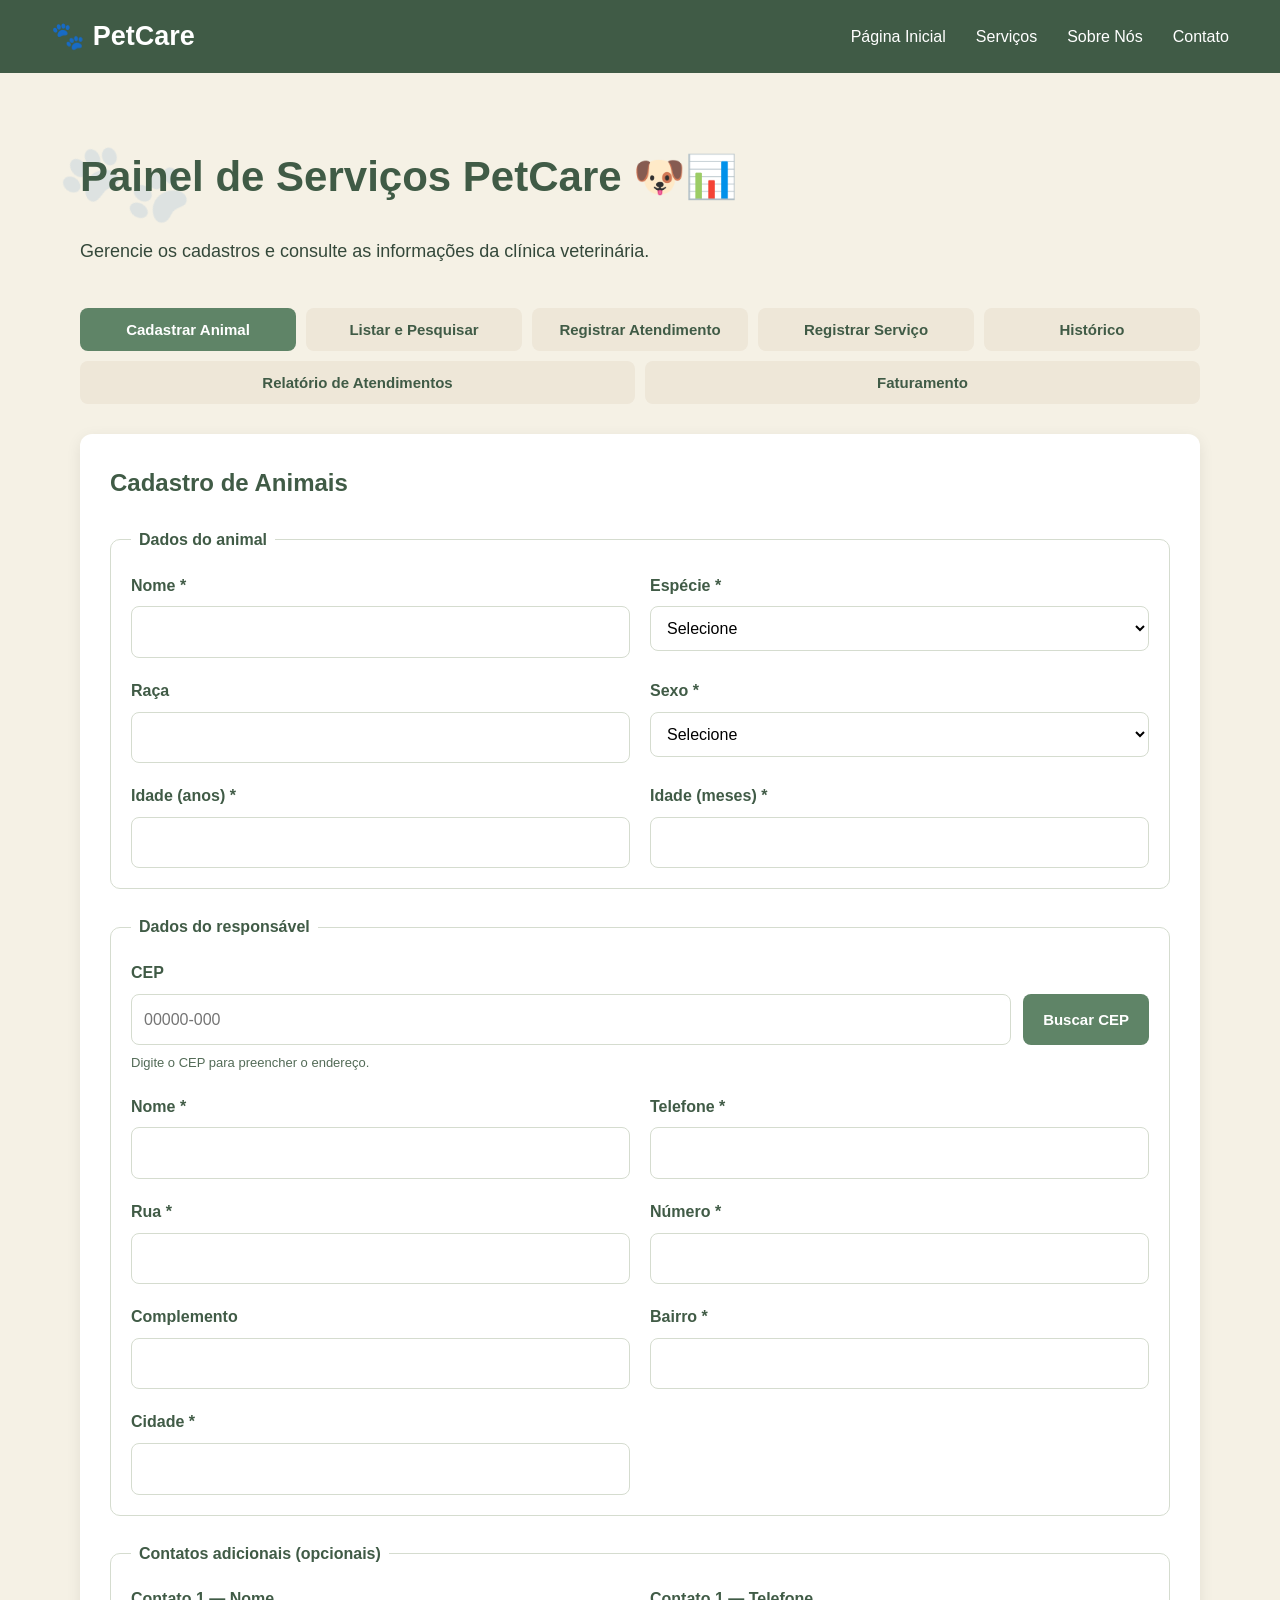
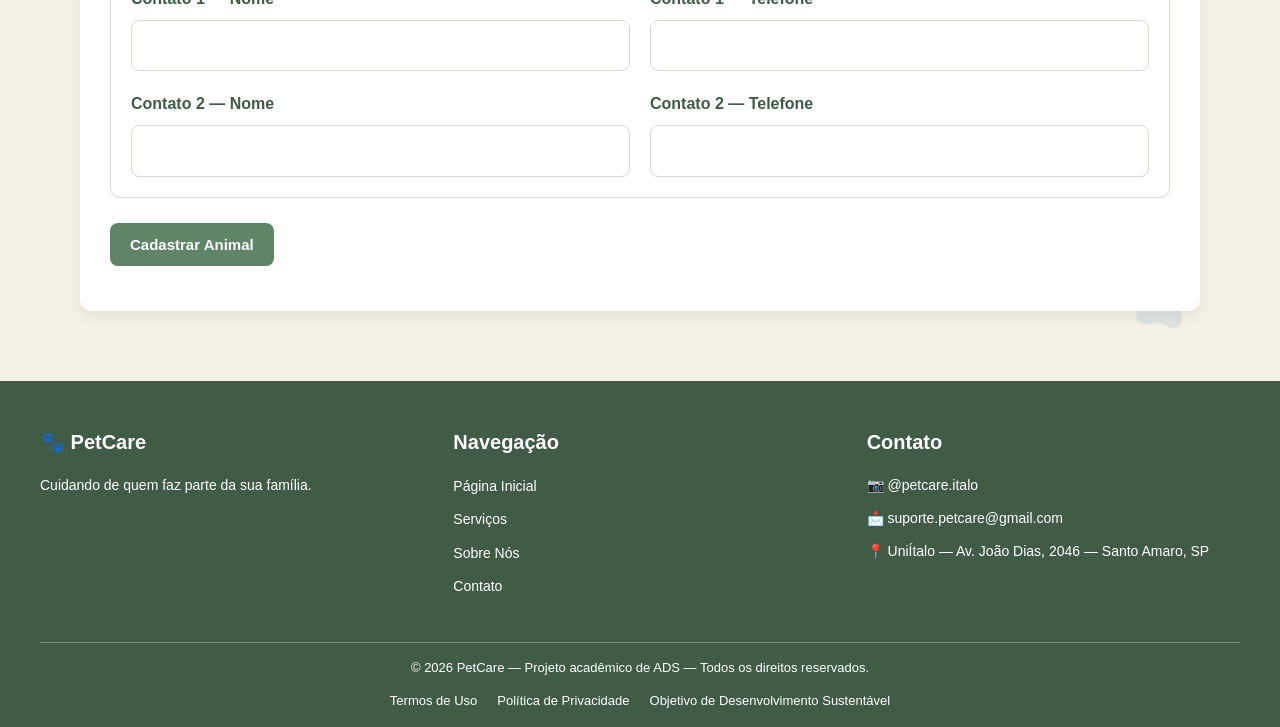
<file: website/servicos.html>
<!DOCTYPE html>
<html lang="pt-BR">

<head>

    <meta charset="UTF-8">

    <meta name="viewport"
          content="width=device-width, initial-scale=1.0">

    <title>PetCare | Serviços</title>

    <link rel="stylesheet" href="./styles/style.global.css">

    <link rel="stylesheet" href="./styles/style.servicos.css">

</head>

<body>

    <header class="header">
        <nav class="navbar" aria-label="Navegação principal">

            <!-- LOGO DA CLÍNICA -->
            <div class="logo">
                <a href="./index.html">🐾 PetCare</a>
            </div>

            <!-- Botão Sanduiche -->
             <button
             type="button"
             class="mobile-menu"
             id="mobile-menu"
             aria-label="Abrir menu de navegação"
             aria-controls="nav-list"
                aria-expanded="false">
                    <span class="bar"></span>
                    <span class="bar"></span>
                    <span class="bar"></span>
            </button>
            
            <!-- LINKS DE NAVEGAÇÃO -->
            <ul class="nav-links" id="nav-list">
                <li><a href="./index.html">Página Inicial</a></li>
                <li><a href="./servicos.html">Serviços</a></li>
                <li><a href="./sobre.html">Sobre Nós</a></li>
                <li><a href="./contato.html">Contato</a></li>
            </ul>

        </nav>
        
    </header>

    
<main>
    <section class="servicos patinhas-fundo">

        <h1>Painel de Serviços PetCare 🐶📊</h1>

        <p>
            Gerencie os cadastros e consulte as
            informações da clínica veterinária.
        </p>

        <div class="painel-menu">

            <button type="button"
                    class="painel-botao ativo"
                    data-tela="tela-cadastro">
                Cadastrar Animal
            </button>

            <button type="button"
                    class="painel-botao"
                    data-tela="tela-listagem">
                Listar e Pesquisar
            </button>

            <button type="button" class="painel-botao" data-tela="tela-atendimento">Registrar Atendimento</button>
            <button type="button" class="painel-botao" data-tela="tela-servico">Registrar Serviço</button>
            <button type="button" class="painel-botao" data-tela="tela-historico">Histórico</button>
            <button type="button" class="painel-botao" data-tela="tela-relatorio">Relatório de Atendimentos</button>
            <button type="button" class="painel-botao" data-tela="tela-faturamento">Faturamento</button>
        </div>

<section id="tela-cadastro" class="painel-tela">

    <h2>Cadastro de Animais</h2>

    <form id="form-animal">

        <fieldset>
            <legend>Dados do animal</legend>

            <div class="form-grid">

                <div class="campo">
                    <label for="animal-nome">Nome *</label>
                    <input type="text" id="animal-nome"
                           maxlength="49" required>
                </div>

                <div class="campo">
                    <label for="animal-especie">Espécie *</label>
                    <select id="animal-especie" required>
                        <option value="">Selecione</option>
                        <option>Cachorro</option>
                        <option>Gato</option>
                        <option>Ave</option>
                        <option>Réptil</option>
                        <option>Roedor</option>
                        <option>Outra espécie</option>
                    </select>
                </div>

                <div class="campo">
                    <label for="animal-raca">Raça</label>
                    <input type="text" id="animal-raca"
                           maxlength="49">
                </div>

                <div class="campo">
                    <label for="animal-sexo">Sexo *</label>
                    <select id="animal-sexo" required>
                        <option value="">Selecione</option>
                        <option value="1">Macho</option>
                        <option value="2">Fêmea</option>
                    </select>
                </div>

                <div class="campo">
                    <label for="animal-anos">Idade (anos) *</label>
                    <input type="number" id="animal-anos"
                           min="0" max="200" required>
                </div>

                <div class="campo">
                    <label for="animal-meses">Idade (meses) *</label>
                    <input type="number" id="animal-meses"
                           min="0" max="11" required>
                </div>

            </div>
        </fieldset>

        <fieldset>
            <legend>Dados do responsável</legend>

            <div class="form-grid">

<!-- CONSULTA DE CEP -->
<div class="campo campo-cep">

    <label for="resp-cep">CEP</label>

    <div class="cep-container">

        <input
            type="text"
            id="resp-cep"
            name="cep"
            placeholder="00000-000"
            maxlength="9"
            inputmode="numeric"
            autocomplete="postal-code"
            
        >

        <button
            type="button"
            id="buscar-cep"
            class="botao-acao">
            Buscar CEP
        </button>

    </div>

    <small
        id="mensagem-cep"
        role="status"
        aria-live="polite">
        Digite o CEP para preencher o endereço.
    </small>

</div>

                <div class="campo">
                    <label for="resp-nome">Nome *</label>
                    <input type="text" id="resp-nome"
                           maxlength="99" required>
                </div>

                <div class="campo">
                    <label for="resp-telefone">Telefone *</label>
                    <input type="tel" id="resp-telefone"
                           maxlength="19" required>
                </div>

                <div class="campo">
                    <label for="resp-rua">Rua *</label>
                    <input type="text" id="resp-rua"
                           maxlength="99" required>
                </div>

                <div class="campo">
                    <label for="resp-numero">Número *</label>
                    <input type="text" id="resp-numero"
                           maxlength="9" required>
                </div>

                <div class="campo">
                    <label for="resp-complemento">Complemento</label>
                    <input type="text" id="resp-complemento"
                           maxlength="49">
                </div>

                <div class="campo">
                    <label for="resp-bairro">Bairro *</label>
                    <input type="text" id="resp-bairro"
                           maxlength="49" required>
                </div>

                <div class="campo">
                    <label for="resp-cidade">Cidade *</label>
                    <input type="text" id="resp-cidade"
                           maxlength="49" required>
                </div>

            </div>
        </fieldset>

        <fieldset>
            <legend>Contatos adicionais (opcionais)</legend>

            <div class="form-grid">

                <div class="campo">
                    <label for="contato1-nome">Contato 1 — Nome</label>
                    <input type="text" id="contato1-nome"
                           maxlength="99">
                </div>

                <div class="campo">
                    <label for="contato1-telefone">
                        Contato 1 — Telefone
                    </label>
                    <input type="tel" id="contato1-telefone"
                           maxlength="19">
                </div>

                <div class="campo">
                    <label for="contato2-nome">Contato 2 — Nome</label>
                    <input type="text" id="contato2-nome"
                           maxlength="99">
                </div>

                <div class="campo">
                    <label for="contato2-telefone">
                        Contato 2 — Telefone
                    </label>
                    <input type="tel" id="contato2-telefone"
                           maxlength="19">
                </div>

            </div>
        </fieldset>

        <button type="submit" class="botao-acao">
            Cadastrar Animal
        </button>

        <p id="mensagem-cadastro" role="status"
           aria-live="polite"></p>

    </form>

</section>

<section id="tela-listagem"
         class="painel-tela"
         hidden>

    <h2>Animais cadastrados</h2>

    <div class="pesquisa-container">

        <label for="pesquisa-animal">
            Pesquisar por nome ou ID
        </label>

        <input
            type="search"
            id="pesquisa-animal"
            placeholder="Digite um nome ou ID"
        >

        <button type="button"
                class="botao-acao"
                id="atualizar-animais">
            Atualizar lista
        </button>

    </div>

    <p id="mensagem-listagem"
       role="status"
       aria-live="polite"></p>

    <div class="tabela-container">

        <table class="tabela-animais">

            <thead>
                <tr>
                    <th>ID</th>
                    <th>Nome</th>
                    <th>Espécie</th>
                    <th>Raça</th>
                    <th>Sexo</th>
                    <th>Idade</th>
                    <th>Responsável</th>
                    <th>1º Contato adicional</th>
                    <th>2º Contato adicional</th>
                </tr>
            </thead>

            <tbody id="corpo-tabela-animais">
                <!-- JavaScript preencherá aqui -->
            </tbody>

        </table>

    </div>

</section> <!-- Fim da tela de listagem -->


<!-- NOVAS TELAS DO PAINEL: cada seção é exibida pelo data-tela correspondente. -->
<section id="tela-atendimento" class="painel-tela" hidden>
  <h2>Registrar Atendimento</h2>
  <form id="form-atendimento" class="form-operacao">
    <div class="form-grid">
      <div class="campo"><label for="at-animal">Animal cadastrado *</label><select id="at-animal" required><option value="">Selecione um animal</option></select></div>
      <div class="campo"><label for="at-data">Data do atendimento *</label><input id="at-data" type="date" required></div>
      <div class="campo campo-largo"><label for="at-descricao">Descrição *</label><textarea id="at-descricao" maxlength="149" rows="4" required></textarea></div>
    </div>
    <button class="botao-acao" type="submit">Salvar atendimento</button>
    <p id="mensagem-atendimento" role="status" aria-live="polite"></p>
  </form>
</section>
<section id="tela-servico" class="painel-tela" hidden>
  <h2>Registrar Serviço Realizado</h2>
  <form id="form-servico" class="form-operacao">
    <div class="form-grid">
      <div class="campo"><label for="sv-animal">Animal cadastrado *</label><select id="sv-animal" required><option value="">Selecione um animal</option></select></div>
      <div class="campo"><label for="sv-data">Data do serviço *</label><input id="sv-data" type="date" required></div>
      <div class="campo campo-largo"><label for="sv-descricao">Descrição do serviço *</label><textarea id="sv-descricao" maxlength="99" rows="3" required></textarea></div>
      <div class="campo"><label for="sv-valor">Valor (R$) *</label><input id="sv-valor" type="number" min="0.01" step="0.01" required></div>
    </div>
    <button class="botao-acao" type="submit">Registrar serviço</button>
    <p id="mensagem-servico" role="status" aria-live="polite"></p>
  </form>
</section>
<section id="tela-historico" class="painel-tela" hidden>
  <h2>Histórico de Atendimentos</h2>
  <div class="pesquisa-container"><label for="hist-animal">Animal</label><select id="hist-animal"><option value="">Selecione um animal</option></select><button type="button" class="botao-acao" id="consultar-historico">Consultar histórico</button></div>
  <p id="mensagem-historico" role="status" aria-live="polite"></p>
  <div class="tabela-container"><table class="tabela-animais"><thead><tr><th>ID animal</th><th>Data</th><th>Descrição</th></tr></thead><tbody id="corpo-historico"></tbody></table></div>
</section>
<section id="tela-relatorio" class="painel-tela" hidden>
  <h2>Relatório de Atendimentos</h2>
  <button type="button" class="botao-acao" id="atualizar-relatorio">Atualizar relatório</button>
  <p id="mensagem-relatorio" role="status" aria-live="polite"></p>
  <div class="tabela-container"><table class="tabela-animais"><thead><tr><th>ID animal</th><th>Data</th><th>Descrição</th></tr></thead><tbody id="corpo-relatorio"></tbody></table></div>
</section>
<section id="tela-faturamento" class="painel-tela" hidden>
  <h2>Relatório de Faturamento</h2>
  <div class="resumo-faturamento"><div><span>Serviços realizados</span><strong id="fat-quantidade">—</strong></div><div><span>Faturamento total</span><strong id="fat-total">—</strong></div></div>
  <button type="button" class="botao-acao" id="atualizar-faturamento">Atualizar faturamento</button>
  <p id="mensagem-faturamento" role="status" aria-live="polite"></p>
  <h3>Serviços registrados</h3>
  <div class="tabela-container"><table class="tabela-animais"><thead><tr><th>ID</th><th>ID animal</th><th>Data</th><th>Descrição</th><th>Valor</th></tr></thead><tbody id="corpo-servicos"></tbody></table></div>
</section>

</section> <!-- Fim da seção principal de serviços -->

</main>
    
<footer class="footer">

    <div class="footer-container">

        <!-- COLUNA 1: IDENTIDADE DA CLÍNICA -->
        <div class="footer-coluna">

            <h3>🐾 PetCare</h3>

            <p>
                Cuidando de quem faz parte
                da sua família.
            </p>

        </div>

        <!-- COLUNA 2: NAVEGAÇÃO -->
        <div class="footer-coluna">

            <h3>Navegação</h3>

            <ul>
                <li>
                    <a href="./index.html">Página Inicial</a>
                </li>

                <li>
                    <a href="./servicos.html">Serviços</a>
                </li>

                <li>
                    <a href="./sobre.html">Sobre Nós</a>
                </li>

                <li>
                    <a href="./contato.html">Contato</a>
                </li>
            </ul>

        </div>

        <!-- COLUNA 3: CONTATO -->
<div class="footer-coluna">

    <h3>Contato</h3>

            <p>📷 <a href="https://www.instagram.com/petcare.italo/" target="_blank"
                rel="noopener noreferrer"> @petcare.italo</a></p>

            <p>📩 <a href="mailto:suporte.petcare@gmail.com"> suporte.petcare@gmail.com </a></p>

            <p>📍 UniÍtalo — Av. João Dias, 2046 — Santo Amaro, SP </p>

    </p>

</div>

    </div>

    <!-- PARTE INFERIOR DO RODAPÉ -->
    
<div class="footer-bottom">

    <p>
        © 2026 PetCare — Projeto acadêmico de ADS —
        Todos os direitos reservados.
    </p>

    <nav class="footer-extra"
         aria-label="Informações legais">

        <a href="./termos.html">
            Termos de Uso
        </a>

        <a href="./privacidade.html">
            Política de Privacidade
        </a>

        <a href="./ods9.html">
            Objetivo de Desenvolvimento Sustentável
        </a>

    </nav>

</div>

</footer>

<script src="./js/script.menu.js" defer></script>
<script src="./js/script.servicos.js" defer></script>
<script src="./js/script.cep.js" defer></script>
<script src="./js/script.painel.js" defer></script>

</body>

</html>
</file>
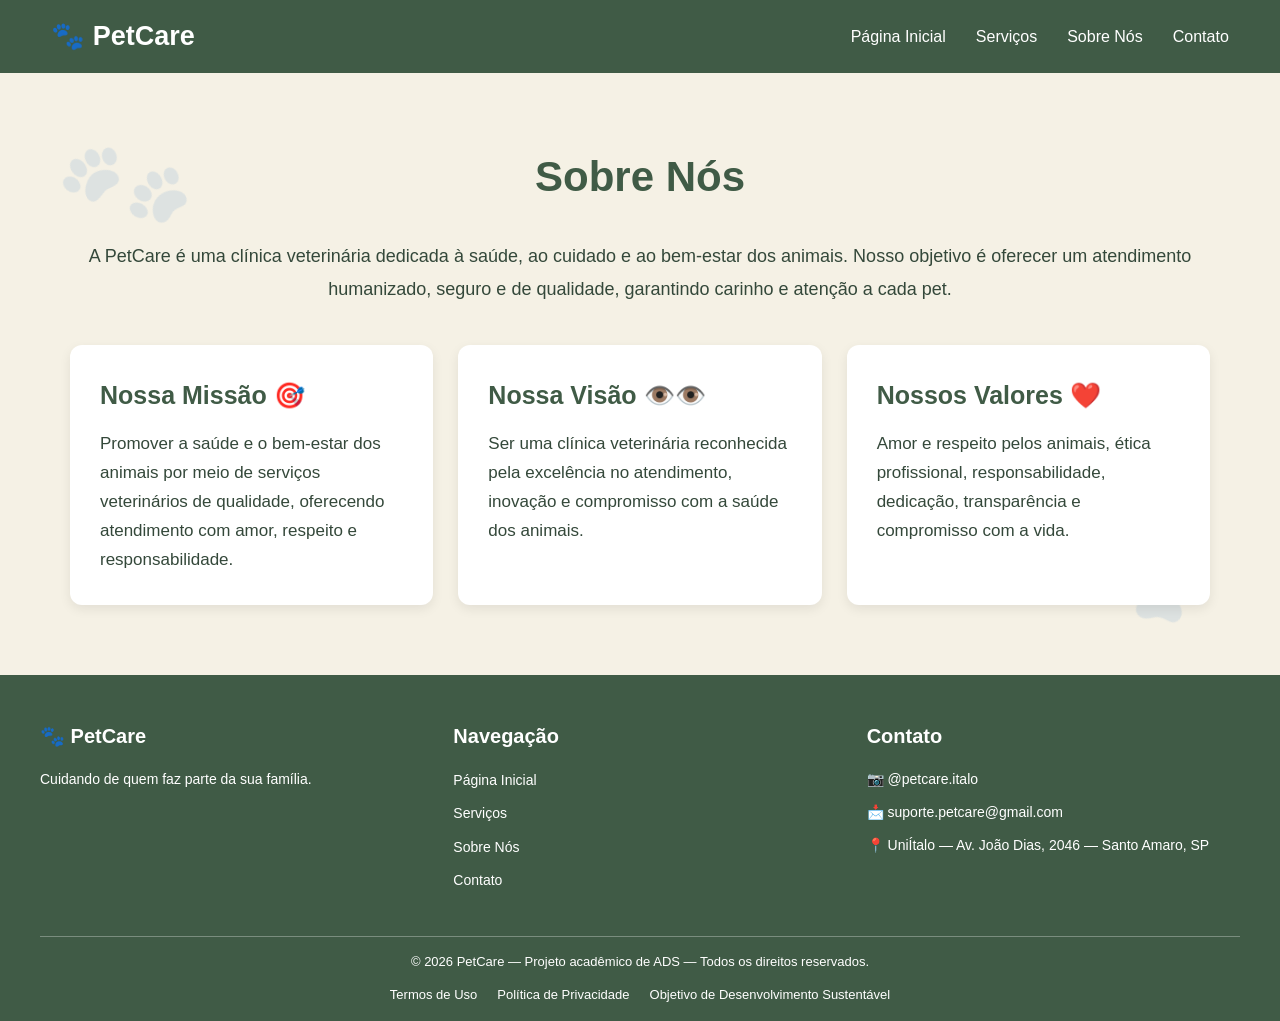
<file: website/sobre.html>
<!DOCTYPE html>
<html lang="pt-BR">

<head>

    <meta charset="UTF-8">

    <meta name="viewport"
          content="width=device-width, initial-scale=1.0">

    <title>PetCare | Sobre Nós</title>

    <link rel="stylesheet" href="./styles/style.global.css">

    <link rel="stylesheet"  href="./styles/style.sobre.css">

</head>

<body>

    <header class="header">
        <nav class="navbar" aria-label="Navegação principal">

            <!-- LOGO DA CLÍNICA -->
            <div class="logo">
                <a href="./index.html">🐾 PetCare</a>
            </div>

            <!-- Botão Sanduiche -->
             <button
             type="button"
             class="mobile-menu"
             id="mobile-menu"
             aria-label="Abrir menu de navegação"
             aria-controls="nav-list"
                aria-expanded="false">
                    <span class="bar"></span>
                    <span class="bar"></span>
                    <span class="bar"></span>
            </button>
            
            <!-- LINKS DE NAVEGAÇÃO -->
            <ul class="nav-links" id="nav-list">
                <li><a href="./index.html">Página Inicial</a></li>
                <li><a href="./servicos.html">Serviços</a></li>
                <li><a href="./sobre.html">Sobre Nós</a></li>
                <li><a href="./contato.html">Contato</a></li>
            </ul>

        </nav>
        
    </header>

    <main>

        <section class="sobre patinhas-fundo">

<h1>Sobre Nós</h1>

<p>
    A PetCare é uma clínica veterinária dedicada
    à saúde, ao cuidado e ao bem-estar dos animais.
    Nosso objetivo é oferecer um atendimento
    humanizado, seguro e de qualidade, garantindo
    carinho e atenção a cada pet.
</p>

<div class="sobre-cards">

    <div class="sobre-card">
        <h2>Nossa Missão 🎯</h2>
        <p>
            Promover a saúde e o bem-estar dos animais
            por meio de serviços veterinários de qualidade,
            oferecendo atendimento com amor, respeito
            e responsabilidade.
        </p>
    </div>

    <div class="sobre-card">
        <h2>Nossa Visão 👁️👁️</h2>
        <p>
            Ser uma clínica veterinária reconhecida
            pela excelência no atendimento, inovação
            e compromisso com a saúde dos animais.
        </p>
    </div>

    <div class="sobre-card">
        <h2>Nossos Valores ❤️</h2>
        <p>
            Amor e respeito pelos animais, ética
            profissional, responsabilidade, dedicação,
            transparência e compromisso com a vida.
        </p>
    </div>

</div>
  

        </section>

    </main>

    
<footer class="footer">

    <div class="footer-container">

        <!-- COLUNA 1: IDENTIDADE DA CLÍNICA -->
        <div class="footer-coluna">

            <h3>🐾 PetCare</h3>

            <p>
                Cuidando de quem faz parte
                da sua família.
            </p>

        </div>

        <!-- COLUNA 2: NAVEGAÇÃO -->
        <div class="footer-coluna">

            <h3>Navegação</h3>

            <ul>
                <li>
                    <a href="./index.html">Página Inicial</a>
                </li>

                <li>
                    <a href="./servicos.html">Serviços</a>
                </li>

                <li>
                    <a href="./sobre.html">Sobre Nós</a>
                </li>

                <li>
                    <a href="./contato.html">Contato</a>
                </li>
            </ul>

        </div>

        <!-- COLUNA 3: CONTATO -->
<div class="footer-coluna">

    <h3>Contato</h3>

            <p>📷 <a href="https://www.instagram.com/petcare.italo/" target="_blank"
                rel="noopener noreferrer"> @petcare.italo</a></p>

            <p>📩 <a href="mailto:suporte.petcare@gmail.com"> suporte.petcare@gmail.com </a></p>

            <p>📍 UniÍtalo — Av. João Dias, 2046 — Santo Amaro, SP </p>

</div>

    </div>
    <!-- PARTE INFERIOR DO RODAPÉ -->
    
<div class="footer-bottom">

    <p>
        © 2026 PetCare — Projeto acadêmico de ADS —
        Todos os direitos reservados.
    </p>

    <nav class="footer-extra"
         aria-label="Informações extras">

        <a href="./termos.html">
            Termos de Uso
        </a>

        <a href="./privacidade.html">
            Política de Privacidade
        </a>

        <a href="./ods9.html">
            Objetivo de Desenvolvimento Sustentável
        </a>

    </nav>

</div>

</footer>

<script src="./js/script.menu.js" defer></script>

</body>

</html>
</file>
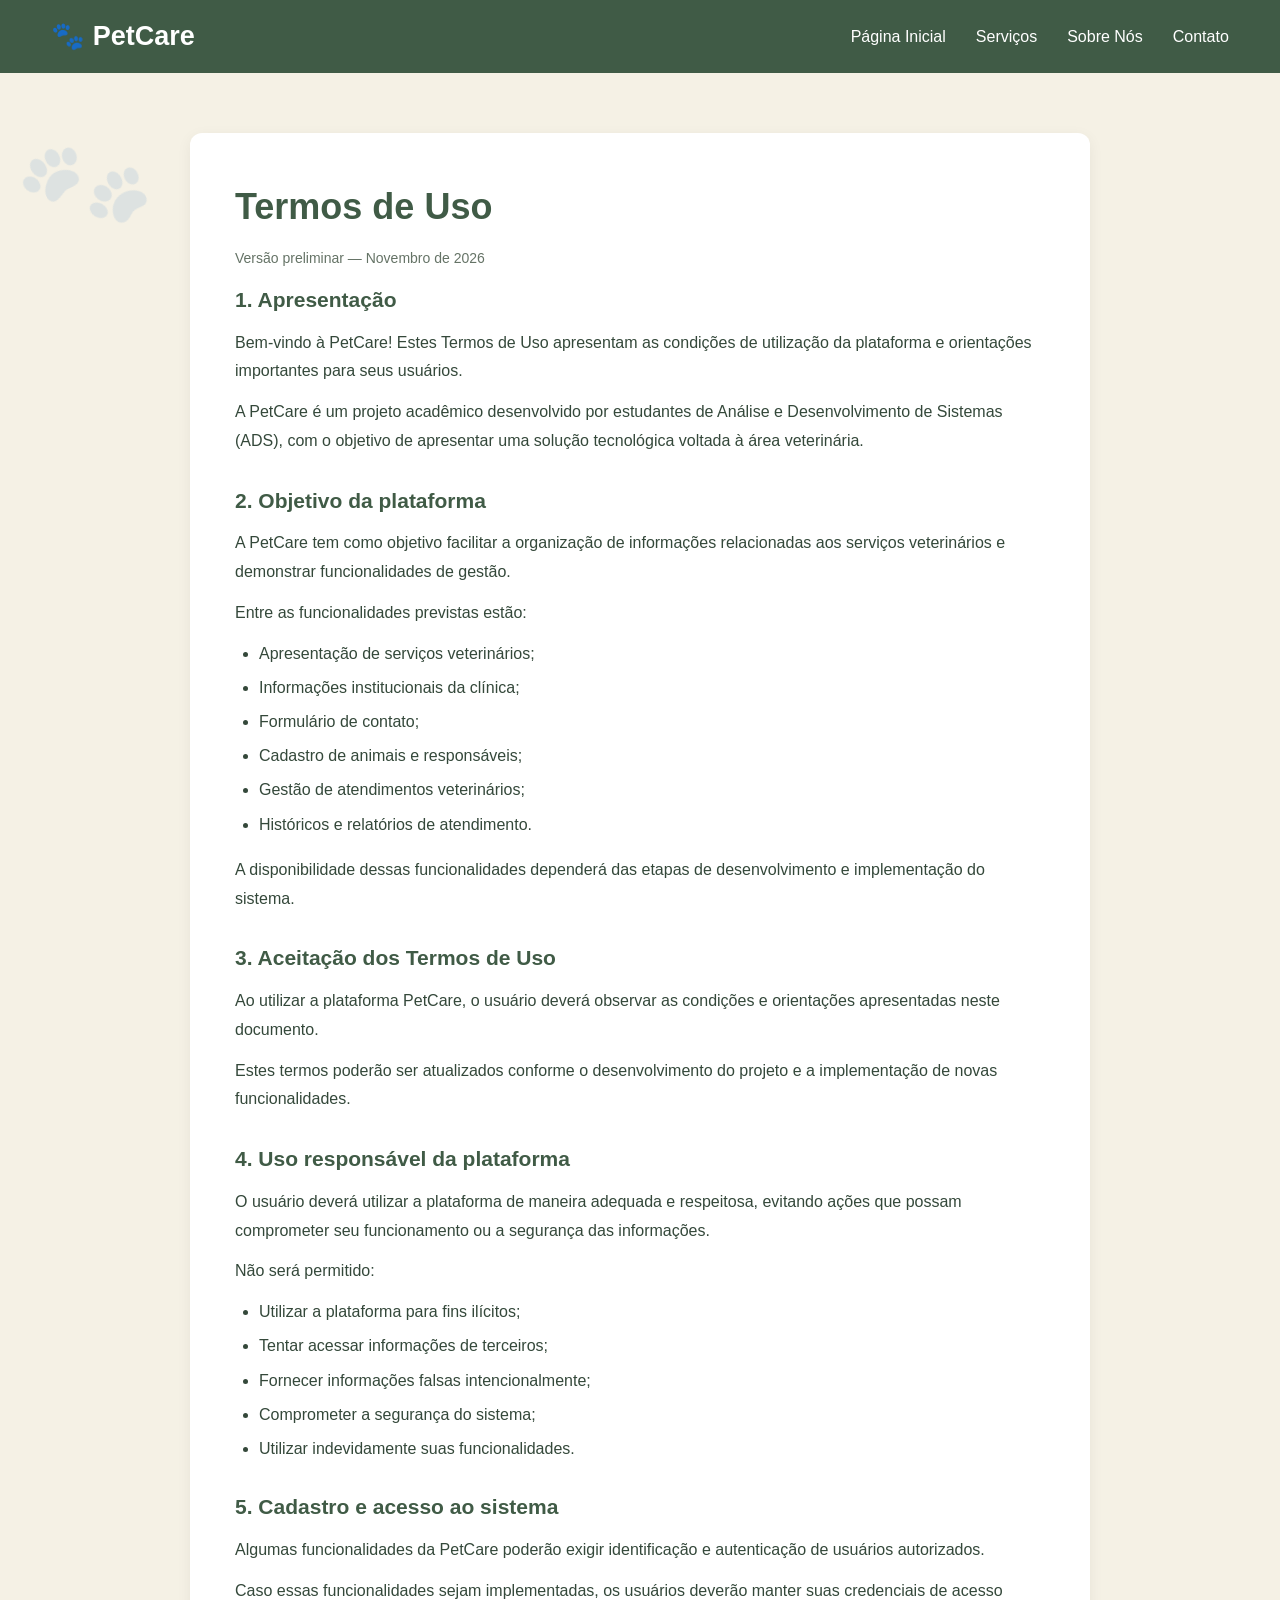
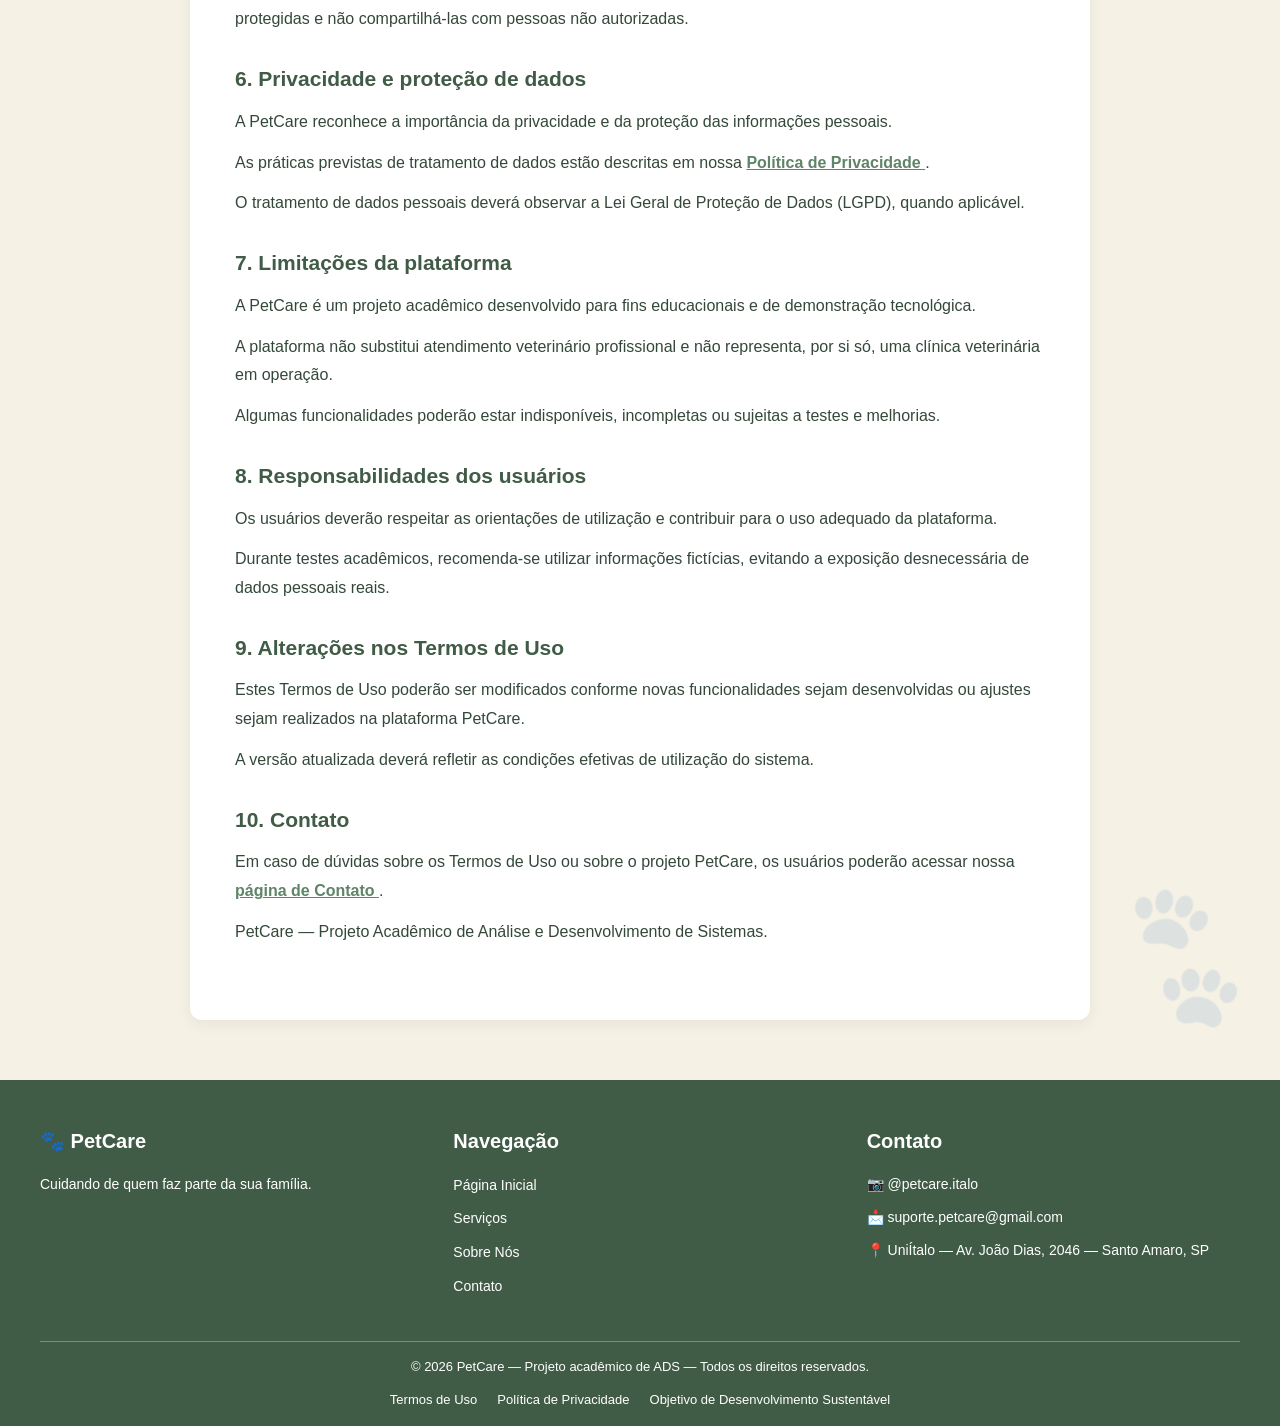
<file: website/termos.html>
<!DOCTYPE html>
<html lang="pt-BR">

<head>
    <meta charset="UTF-8">
    <meta name="viewport"
          content="width=device-width, initial-scale=1.0">

    <title>Termos de Uso | PetCare</title>

    <link rel="stylesheet"
          href="./styles/style.global.css">

    <link rel="stylesheet"
          href="./styles/style.extra.css">
</head>

<body>

    <header class="header">
        <nav class="navbar" aria-label="Navegação principal">

            <!-- LOGO DA CLÍNICA -->
            <div class="logo">
                <a href="./index.html">🐾 PetCare</a>
            </div>

            <!-- Botão Sanduiche -->
             <button
             type="button"
             class="mobile-menu"
             id="mobile-menu"
             aria-label="Abrir menu de navegação"
             aria-controls="nav-list"
                aria-expanded="false">
                    <span class="bar"></span>
                    <span class="bar"></span>
                    <span class="bar"></span>
            </button>
            
            <!-- LINKS DE NAVEGAÇÃO -->
            <ul class="nav-links" id="nav-list">
                <li><a href="./index.html">Página Inicial</a></li>
                <li><a href="./servicos.html">Serviços</a></li>
                <li><a href="./sobre.html">Sobre Nós</a></li>
                <li><a href="./contato.html">Contato</a></li>
            </ul>

        </nav>
        
    </header>

    
<main class="extra-main patinhas-fundo">

  <article class="extra-container">

    <h1>Termos de Uso</h1>

    <p class="extra-data">
      Versão preliminar — Novembro de 2026
    </p>

    <!-- 1. APRESENTAÇÃO -->
    <section>
      <h2>1. Apresentação</h2>

      <p>
        Bem-vindo à PetCare! Estes Termos de Uso
        apresentam as condições de utilização
        da plataforma e orientações importantes
        para seus usuários.
      </p>

      <p>
        A PetCare é um projeto acadêmico desenvolvido
        por estudantes de Análise e Desenvolvimento
        de Sistemas (ADS), com o objetivo de
        apresentar uma solução tecnológica
        voltada à área veterinária.
      </p>
    </section>

    <!-- 2. OBJETIVO DA PLATAFORMA -->
    <section>
      <h2>2. Objetivo da plataforma</h2>

      <p>
        A PetCare tem como objetivo facilitar
        a organização de informações relacionadas
        aos serviços veterinários e demonstrar
        funcionalidades de gestão.
      </p>

      <p>
        Entre as funcionalidades previstas estão:
      </p>

      <ul>
        <li>Apresentação de serviços veterinários;</li>
        <li>Informações institucionais da clínica;</li>
        <li>Formulário de contato;</li>
        <li>Cadastro de animais e responsáveis;</li>
        <li>Gestão de atendimentos veterinários;</li>
        <li>Históricos e relatórios de atendimento.</li>
      </ul>

      <p>
        A disponibilidade dessas funcionalidades
        dependerá das etapas de desenvolvimento
        e implementação do sistema.
      </p>
    </section>

    <!-- 3. ACEITAÇÃO DOS TERMOS -->
    <section>
      <h2>3. Aceitação dos Termos de Uso</h2>

      <p>
        Ao utilizar a plataforma PetCare,
        o usuário deverá observar as condições
        e orientações apresentadas neste documento.
      </p>

      <p>
        Estes termos poderão ser atualizados
        conforme o desenvolvimento do projeto
        e a implementação de novas funcionalidades.
      </p>
    </section>

    <!-- 4. USO RESPONSÁVEL -->
    <section>
      <h2>4. Uso responsável da plataforma</h2>

      <p>
        O usuário deverá utilizar a plataforma
        de maneira adequada e respeitosa,
        evitando ações que possam comprometer
        seu funcionamento ou a segurança
        das informações.
      </p>

      <p>
        Não será permitido:
      </p>

      <ul>
        <li>Utilizar a plataforma para fins ilícitos;</li>
        <li>Tentar acessar informações de terceiros;</li>
        <li>Fornecer informações falsas intencionalmente;</li>
        <li>Comprometer a segurança do sistema;</li>
        <li>Utilizar indevidamente suas funcionalidades.</li>
      </ul>
    </section>

    <!-- 5. CADASTRO E ACESSO -->
    <section>
      <h2>5. Cadastro e acesso ao sistema</h2>

      <p>
        Algumas funcionalidades da PetCare
        poderão exigir identificação
        e autenticação de usuários autorizados.
      </p>

      <p>
        Caso essas funcionalidades sejam
        implementadas, os usuários deverão
        manter suas credenciais de acesso
        protegidas e não compartilhá-las
        com pessoas não autorizadas.
      </p>
    </section>

    <!-- 6. PRIVACIDADE -->
    <section>
      <h2>6. Privacidade e proteção de dados</h2>

      <p>
        A PetCare reconhece a importância
        da privacidade e da proteção
        das informações pessoais.
      </p>

      <p>
        As práticas previstas de tratamento
        de dados estão descritas em nossa
        <a href="./privacidade.html">
          Política de Privacidade
        </a>.
      </p>

      <p>
        O tratamento de dados pessoais deverá
        observar a Lei Geral de Proteção
        de Dados (LGPD), quando aplicável.
      </p>
    </section>

    <!-- 7. LIMITAÇÕES -->
    <section>
      <h2>7. Limitações da plataforma</h2>

      <p>
        A PetCare é um projeto acadêmico
        desenvolvido para fins educacionais
        e de demonstração tecnológica.
      </p>

      <p>
        A plataforma não substitui
        atendimento veterinário profissional
        e não representa, por si só,
        uma clínica veterinária em operação.
      </p>

      <p>
        Algumas funcionalidades poderão
        estar indisponíveis, incompletas
        ou sujeitas a testes e melhorias.
      </p>
    </section>

    <!-- 8. RESPONSABILIDADES -->
    <section>
      <h2>8. Responsabilidades dos usuários</h2>

      <p>
        Os usuários deverão respeitar
        as orientações de utilização
        e contribuir para o uso adequado
        da plataforma.
      </p>

      <p>
        Durante testes acadêmicos,
        recomenda-se utilizar informações
        fictícias, evitando a exposição
        desnecessária de dados pessoais reais.
      </p>
    </section>

    <!-- 9. ALTERAÇÕES -->
    <section>
      <h2>9. Alterações nos Termos de Uso</h2>

      <p>
        Estes Termos de Uso poderão
        ser modificados conforme novas
        funcionalidades sejam desenvolvidas
        ou ajustes sejam realizados
        na plataforma PetCare.
      </p>

      <p>
        A versão atualizada deverá refletir
        as condições efetivas de utilização
        do sistema.
      </p>
    </section>

    <!-- 10. CONTATO -->
    <section>
      <h2>10. Contato</h2>

      <p>
        Em caso de dúvidas sobre os
        Termos de Uso ou sobre o projeto
        PetCare, os usuários poderão
        acessar nossa
        <a href="./contato.html">
          página de Contato
        </a>.
      </p>

      <p>
        PetCare — Projeto Acadêmico de
        Análise e Desenvolvimento de Sistemas.
      </p>
    </section>

  </article>

</main>


    <footer class="footer">

    <div class="footer-container">

        <!-- COLUNA 1: IDENTIDADE DA CLÍNICA -->
        <div class="footer-coluna">

            <h3>🐾 PetCare</h3>

            <p>
                Cuidando de quem faz parte
                da sua família.
            </p>

        </div>

        <!-- COLUNA 2: NAVEGAÇÃO -->
        <div class="footer-coluna">

            <h3>Navegação</h3>

            <ul>
                <li>
                    <a href="./index.html">Página Inicial</a>
                </li>

                <li>
                    <a href="./servicos.html">Serviços</a>
                </li>

                <li>
                    <a href="./sobre.html">Sobre Nós</a>
                </li>

                <li>
                    <a href="./contato.html">Contato</a>
                </li>
            </ul>

        </div>

       <!-- COLUNA 3: CONTATO -->
<div class="footer-coluna">

    <h3>Contato</h3>
    
            <p>📷 <a href="https://www.instagram.com/petcare.italo/" target="_blank"
                rel="noopener noreferrer"> @petcare.italo</a></p>

            <p>📩 <a href="mailto:suporte.petcare@gmail.com"> suporte.petcare@gmail.com </a></p>

            <p>📍 UniÍtalo — Av. João Dias, 2046 — Santo Amaro, SP </p>

</div>

    </div>

    <!-- PARTE INFERIOR DO RODAPÉ -->
    
<div class="footer-bottom">

    <p>
        © 2026 PetCare — Projeto acadêmico de ADS —
        Todos os direitos reservados.
    </p>

    <nav class="footer-extra"
         aria-label="Informações extras">

        <a href="./termos.html">
            Termos de Uso
        </a>

        <a href="./privacidade.html">
            Política de Privacidade
        </a>

        <a href="./ods9.html">
            Objetivo de Desenvolvimento Sustentável
        </a>

    </nav>

</div>

</footer>

    <script src="./js/script.menu.js" defer></script>

</body>
</html>
</file>
<file: website/styles/style.global.css>
/* CONFIGURAÇÕES GERAIS */

* {
    margin: 0;
    padding: 0;
    box-sizing: border-box;
    font-family: Arial, sans-serif;
}

:root {

    --verde-escuro: #405B46;
    --verde-medio: #5F8467;
    --verde-claro: #DCE3D1;

    --bege: #F5F1E5;
    --branco: #FFFFFF;

    --texto: #34483A;

}

body {
    background-color: var(--bege);
    color: var(--texto);
    line-height: 1.6;
}

/* CABEÇALHO */

.header {
    background-color: var(--verde-escuro);
    padding: 15px 4%;
}

.navbar {
    display: flex;
    justify-content: space-between;
    align-items: center;
}

.logo a {
    color: var(--branco);
    text-decoration: none;
    font-size: 27px;
    font-weight: bold;
}

.nav-links {
    display: flex;
    gap: 30px;
    list-style: none;
}

.nav-links a {
    color: var(--branco);
    text-decoration: none;
}

.nav-links a:hover {
    color: var(--verde-claro);
}

/* RODAPÉ */

.footer {
    background-color: var(--verde-escuro);
    color: var(--branco);
    padding: 45px 30px 15px;
}

/* ORGANIZAÇÃO DAS COLUNAS */

.footer-container {
    display: grid;

    grid-template-columns: repeat(3, 1fr);

    gap: 40px;

    max-width: 1200px;
    margin: 0 auto;
}

/* CADA COLUNA */

.footer-coluna h3 {
    font-size: 20px;
    margin-bottom: 15px;
}

.footer-coluna p {
    font-size: 14px;
    line-height: 1.8;
    margin-bottom: 8px;
}

/* LINKS DE NAVEGAÇÃO */

.footer-coluna ul {
    list-style: none;
    padding: 0;
}

.footer-coluna li {
    margin-bottom: 8px;
}

.footer-coluna a {
    color: var(--branco);
    text-decoration: none;
    font-size: 14px;
}

.footer-coluna a:hover {
    color: var(--verde-claro);
    text-decoration: underline;
}

/* PARTE INFERIOR */

.footer-bottom {
    max-width: 1200px;
    margin: 35px auto 0;
    padding-top: 15px;

    border-top: 1px solid rgba(255, 255, 255, 0.3);

    text-align: center;
    font-size: 13px;
}

/* RESPONSIVIDADE */

@media (max-width: 768px) {

    .footer-container {
        grid-template-columns: 1fr;
        gap: 30px;
    }

    .footer {
        padding: 35px 24px 15px;
    }

    .footer-bottom {
        margin-top: 25px;
    }

}

/* ===================================== */
/* PATINHAS DECORATIVAS - TODAS AS PÁGINAS */
/* ===================================== */

.patinhas-fundo {
    position: relative;
    isolation: isolate;
}

/* PATINHA SUPERIOR ESQUERDA */

.patinhas-fundo::before {
    content: "🐾";

    position: absolute;
    top: 30px;
    left: 20px;

    font-size: 100px;
    opacity: 0.10;

    transform: rotate(-25deg);

    pointer-events: none;
    z-index: -1;
}

/* PATINHA INFERIOR DIREITA */

.patinhas-fundo::after {
    content: "🐾";

    position: absolute;
    bottom: 30px;
    right: 20px;

    font-size: 120px;
    opacity: 0.10;

    transform: rotate(25deg);

    pointer-events: none;
    z-index: -1;
}

/* AJUSTES PARA CELULAR */

@media (max-width: 768px) {

    .patinhas-fundo::before {
        font-size: 65px;
        left: 5px;
    }

    .patinhas-fundo::after {
        font-size: 75px;
        right: 5px;
    }

}

/* ================================= */
/* MENU SANDUÍCHE                    */
/* ================================= */
.mobile-menu {
    display: none;

    background: transparent;
    border: none;

    padding: 8px;
    cursor: pointer;
}

/* AS TRÊS LINHAS */

.mobile-menu span {
    display: block;

    width: 28px;
    height: 3px;

    margin: 5px 0;

    background-color: var(--branco);
    border-radius: 3px;

    transition: transform 0.3s ease,
                opacity 0.3s ease;
}

/* NAVEGAÇÃO EM CELULARES */
@media (max-width: 768px) {

    .navbar {
        position: relative;
        flex-direction: row;
        justify-content: space-between;
        align-items: center;
    }

    /* MOSTRAR BOTÃO */

    .mobile-menu {
        display: block;
    }

    /* LINKS ESCONDIDOS */

    .nav-links {
        display: none;

        position: absolute;
        top: 100%;
        left: -4vw;
        right: -4vw;

        flex-direction: column;
        align-items: stretch;
        gap: 0;

        padding: 15px 4vw 25px;

        background-color: var(--verde-escuro);
        z-index: 1000;
    }

    /* LINKS VISÍVEIS */

    .nav-links.active {
        display: flex;
    }

    .nav-links li {
        width: 100%;
    }

    .nav-links a {
        display: block;
        padding: 12px;
    }

    /* ANIMAÇÃO DO ÍCONE */

    .mobile-menu.active span:nth-child(1) {
        transform: translateY(8px) rotate(45deg);
    }

    .mobile-menu.active span:nth-child(2) {
        opacity: 0;
    }

    .mobile-menu.active span:nth-child(3) {
        transform: translateY(-8px) rotate(-45deg);
    }

}

/* DESTAQUE PARA NAVEGAÇÃO POR TECLADO */

.mobile-menu:focus-visible {
    outline: 2px solid var(--branco);
    outline-offset: 3px;
}

/* LINKS EXTRAS DO RODAPÉ */
.footer-extra {
    display: flex;
    justify-content: center;
    flex-wrap: wrap;

    gap: 20px;
    margin-top: 12px;
}

.footer-extra a {
    color: var(--branco);
    font-size: 13px;
    text-decoration: none;
}

.footer-extra a:hover {
    color: var(--verde-claro);
    text-decoration: underline;
}

/* Alinhamento uniforme do rodapé em todas as páginas */
body { min-height: 100vh; display: flex; flex-direction: column; }
body > main { flex: 1 0 auto; width: 100%; }
body > .footer { flex-shrink: 0; width: 100%; }
</file>
<file: website/styles/style.index.css>
/* PÁGINA INICIAL - PETCARE */

.hero {
    display: flex;
    align-items: center;
    justify-content: space-between;
    gap: 60px;

    max-width: 1200px;
    min-height: 600px;
    margin: 0 auto;
    padding: 60px 30px;
}

.hero-content {
    flex: 1;
    max-width: 580px;
}

.hero-tag {
    display: inline-block;
    margin-bottom: 20px;

    color: var(--verde-medio);
    font-weight: bold;
    letter-spacing: 1px;
}

.hero-content h1 {
    font-size: clamp(32px, 4vw, 52px);
    line-height: 1.15;
    margin-bottom: 24px;
    color: var(--verde-escuro);
}

.hero-content p {
    font-size: 18px;
    line-height: 1.8;
    margin-bottom: 30px;
}

.hero-actions {
    display: flex;
    flex-wrap: wrap;
    gap: 15px;
}

/* BOTÕES */

.btn,
.btn-secondary {
    display: inline-block;
    padding: 14px 24px;
    border-radius: 8px;

    text-decoration: none;
    font-weight: bold;

    transition: 0.2s ease;
}

.btn {
    background-color: var(--verde-medio);
    color: var(--branco);
}

.btn:hover {
    background-color: var(--verde-escuro);
}

.btn-secondary {
    border: 2px solid var(--verde-medio);
    color: var(--verde-escuro);
}

.btn-secondary:hover {
    background-color: var(--verde-claro);
}

/* IMAGEM PRINCIPAL */

.hero-image {
    flex: 1;
    display: flex;
    justify-content: center;
    align-items: center;
}

.hero-image img {
    width: 100%;
    max-width: 420px;
    height: auto;
    object-fit: contain;
}

/* CELULARES E TABLETS */

@media (max-width: 768px) {

    .hero {
        flex-direction: column;
        text-align: center;
        min-height: auto;
        padding: 50px 24px;
        gap: 40px;
    }

    .hero-content h1 {
        font-size: 34px;
    }

    .hero-actions {
        justify-content: center;
    }

    .hero-image img {
        max-width: 280px;
    }

}
</file>
<file: website/styles/style.contato.css>
/* PÁGINA CONTATO - PETCARE       */

.contato {
    max-width: 1100px;
    margin: 0 auto;
    padding: 70px 30px;
}

/* APRESENTAÇÃO DA PÁGINA */

.contato-intro {
    max-width: 700px;
    margin: 0 auto 50px;
    text-align: center;
}

.contato-tag {
    display: inline-block;
    color: var(--verde-medio);
    font-weight: bold;
    letter-spacing: 1px;
    margin-bottom: 15px;
}

.contato-intro h1 {
    color: var(--verde-escuro);
    font-size: 38px;
    margin-bottom: 15px;
}

.contato-intro p {
    font-size: 17px;
    line-height: 1.7;
}

/* DUAS COLUNAS */

.contato-container {
    display: grid;
    grid-template-columns: 1fr 1.2fr;
    gap: 50px;
    align-items: start;
}

/* INFORMAÇÕES DE CONTATO */

.contato-info {
    padding: 25px 0;
}

.contato-info h2 {
    color: var(--verde-escuro);
    margin-bottom: 30px;
    font-size: 25px;
}

.info-item {
    margin-bottom: 30px;
}

.info-item h3 {
    color: var(--verde-escuro);
    font-size: 18px;
    margin-bottom: 8px;
}

.info-item p {
    color: #657366;
    font-size: 15px;
}

/* FORMULÁRIO */

.contato-formulario {
    background-color: var(--branco);
    padding: 35px;
    border-radius: 15px;

    box-shadow: 0 8px 25px rgba(0, 0, 0, 0.08);
}

.contato-formulario h2 {
    color: var(--verde-escuro);
    margin-bottom: 25px;
    font-size: 25px;
}

/* CAMPOS */

#form-contato {
    display: flex;
    flex-direction: column;
    gap: 20px;
}

.contato-formulario .form-group {
    display: flex;
    flex-direction: column;
    gap: 8px;
}

.contato-formulario label {
    font-weight: bold;
    color: var(--verde-escuro);
}

.contato-formulario input,
.contato-formulario select,
.contato-formulario textarea {
    width: 100%;
    padding: 13px;

    border: 1px solid #D5DCCF;
    border-radius: 8px;

    background-color: #FFFFFF;
    font-size: 15px;
    font-family: Arial, sans-serif;
}

/* DESTAQUE AO SELECIONAR UM CAMPO */

.contato-formulario input:focus,
.contato-formulario select:focus,
.contato-formulario textarea:focus {
    outline: 2px solid var(--verde-medio);
    outline-offset: 1px;
}

/* BOTÃO */

.btn-enviar {
    background-color: var(--verde-medio);
    color: var(--branco);

    border: none;
    border-radius: 8px;

    padding: 14px 25px;
    font-size: 16px;
    font-weight: bold;

    cursor: pointer;
    transition: background-color 0.3s ease;
}

.btn-enviar:hover {
    background-color: var(--verde-escuro);
}

/* RESPONSIVIDADE */

@media (max-width: 768px) {

    .contato {
        padding: 50px 20px;
    }

    .contato-intro h1 {
        font-size: 30px;
    }

    .contato-container {
        grid-template-columns: 1fr;
        gap: 25px;
    }

    .contato-formulario {
        padding: 25px 20px;
    }

}
</file>
<file: website/styles/style.ods9.css>
/* ESTILIZAÇÃO DA PÁGINA ODS 9 */

.ods-main {
 min-height: 70vh;
 background-color: var(--bege);
 padding: 60px 24px;
}

/* APRESENTAÇÃO DA ODS 9 */

.ods-hero {
    max-width: 1100px;
    margin: 30px auto 20px;
    padding: 60px 40px;
    background-color: var(--branco);
    border-radius: 15px;
    box-shadow: 0 4px 15px rgba(0,0,0,0.08);

}

/* TEXTOS DA APRESENTAÇÃO */

.ods-tag {
    color: var(--verde-medio);
    font-size: 14px; 
    font-weight: bold;

}

.ods-hero-content h1 {
    color: var(--verde-escuro);
    font-size: 36px;
    margin: 30px auto 20px;

}

.ods-hero-content p {
    color: var(--texto);
    font-size: 17px;
    line-height: 1.8; 
}

/* SEÇÃO: O QUE É A ODS 9? */

.ods-sobre {
    max-width: 1100px;
    margin: 30px auto 0;
    padding: 45px 40px;

    background-color: var(--verde-claro);
    border-radius: 15px;
    
}

.ods-sobre h2 {
    color: var(--verde-escuro);
    font-size: 28px;
    margin-bottom: 20px;
}

/* TEXTO DA SEÇÃO */

.ods-sobre p {
    color: var(--texto);
    font-size: 17px;
    line-height: 1.8;
}

.ods-petcare {
    max-width: 1100px;
    margin: 30px auto 0;
    padding: 45px 40px;

    background-color: var(--branco);
    border-left: 6px solid var(--verde-medio);
    border-radius: 15px;

    box-shadow: 0 4px 15px rgba(0,0,0,0.06); 
}


/* TÍTULO E TEXTO DA RELAÇÃO COM O PETCARE */

.ods-petcare h2 {
    color: var(--verde-escuro);
    font-size: 28px; 
    margin-bottom: 20px;
}

.ods-petcare p {
    color: var(--texto);
    font-size: 17px;
    line-height: 1.8;
}

/* Ajustes para telas pequenas */
@media (max-width: 768px) {
    .ods-main { padding: 30px 15px; }
    .ods-hero, .ods-sobre, .ods-petcare { padding: 28px 22px; }
    .ods-hero-content h1 { font-size: 28px; }
    .ods-sobre h2, .ods-petcare h2 { font-size: 24px; }
}
</file>
<file: website/styles/style.extra.css>
/* TERMOS DE USO E POLÍTICA DE PRIVACIDADE */

.extra-main {
    padding: 60px 24px;
}

.extra-container {
    max-width: 900px;
    margin: 0 auto;

    padding: 45px;

    background-color: var(--branco);
    border-radius: 12px;

    box-shadow: 0 4px 15px rgba(0, 0, 0, 0.06);
}

.extra-container h1 {
    color: var(--verde-escuro);
    font-size: 36px;
    margin-bottom: 10px;
}

.extra-data {
    color: #657366;
    font-size: 14px;
    margin-bottom: 35px;
}

.extra-container section {
    margin-bottom: 28px;
}

.extra-container h2 {
    color: var(--verde-escuro);
    font-size: 21px;
    margin-bottom: 12px;
}

.extra-container p {
    line-height: 1.8;
    margin-bottom: 12px;
}

.extra-container a {
    color: var(--verde-medio);
    font-weight: bold;
}

@media (max-width: 768px) {

    .extra-main {
        padding: 30px 15px;
    }

    .extra-container {
        padding: 25px 20px;
    }

    .extra-container h1 {
        font-size: 28px;
    }

}

/* Legibilidade das listas em documentos legais */
.extra-container ul, .extra-container ol { padding-left: 24px; margin: 0 0 18px; }
.extra-container li { margin-bottom: 7px; line-height: 1.7; }
</file>
<file: website/styles/style.servicos.css>
/* ÁREA PRINCIPAL DOS SERVIÇOS */

.servicos {
    max-width: 1200px;
    margin: 0 auto;
    padding: 70px 40px;
}

/* TÍTULO */
.servicos h1 {
    font-size: 42px;
    color: var(--verde-escuro);
    margin-bottom: 25px;
}

/* DESCRIÇÃO PRINCIPAL */
.servicos > p {
    color: var(--texto);
    font-size: 18px;
    line-height: 1.8;
    margin-bottom: 40px;
}

/* ORGANIZAÇÃO DOS CARDS */
.servicos-container {
    display: grid;
    grid-template-columns: repeat(3, 1fr);
    gap: 25px;
}

/* CARDS DOS SERVIÇOS */
.card-servico {
    background-color: #EEE7D8;
    padding: 30px 25px;
    border-radius: 12px;
    text-align: center;

    box-shadow: 0 4px 15px rgba(0, 0, 0, 0.08);

    cursor: pointer;
    transition: all 0.3s ease;
}

/* ÍCONES DOS SERVIÇOS */
.icone-servico {
    display: block;
    font-size: 35px;
    margin-bottom: 15px;
}

/* TÍTULOS DOS CARDS */
.card-servico h2 {
    color: var(--verde-escuro);
    font-size: 21px;
    margin-bottom: 12px;
}

/* DESCRIÇÃO DOS CARDS */
.card-servico p {
    color: var(--texto);
    font-size: 15px;
    line-height: 1.7;
    margin-bottom: 0;
}

/* EFEITO AO PASSAR O MOUSE */
.card-servico:hover {
    transform: translateY(-5px);
    box-shadow: 0 8px 25px rgba(0, 0, 0, 0.18);
}

/* EFEITO AO CLICAR E SELECIONAR */

.card-servico:focus {
    transform: translateY(-5px);
    box-shadow: 0 8px 25px rgba(0, 0, 0, 0.22);
    outline: 2px solid var(--verde-medio);
}

/* RESPONSIVIDADE */
@media (max-width: 768px) {

    .servicos-container {
        grid-template-columns: repeat(2, 1fr);
    }

    .servicos {
        padding: 50px 24px;
    }

}

@media (max-width: 500px) {

    .servicos-container {
        grid-template-columns: 1fr;
    }

    .servicos h1 {
        font-size: 32px;
    }

}

/* PAINEL DE OPERAÇÕES */
.painel-menu {
    display: flex;
    flex-wrap: wrap;
    gap: 12px;
    margin-bottom: 30px;
}

.painel-botao,
.botao-acao {
    padding: 13px 20px;
    border: none;
    border-radius: 8px;
    cursor: pointer;
    font-weight: bold;
    font-size: 15px;
}

.painel-botao {
    background-color: #EEE7D8;
    color: var(--verde-escuro);
}

.painel-botao.ativo,
.botao-acao {
    background-color: var(--verde-medio);
    color: var(--branco);
}

.painel-botao:hover,
.botao-acao:hover {
    filter: brightness(0.92);
}

/* TELAS INTERNAS */
.painel-tela {
    background-color: var(--branco);
    padding: 30px;
    border-radius: 12px;
    box-shadow: 0 4px 15px rgba(0, 0, 0, 0.08);
}

/* GARANTE QUE TELAS OCULTAS NÃO APAREÇAM */
.painel-tela[hidden] {
    display: none;
}

.painel-tela h2 {
    color: var(--verde-escuro);
    margin-bottom: 25px;
}

/* FORMULÁRIOS */
.painel-tela fieldset {
    border: 1px solid #D5DCCF;
    border-radius: 10px;
    padding: 20px;
    margin-bottom: 25px;
    min-width: 0;
}

.painel-tela legend {
    color: var(--verde-escuro);
    font-weight: bold;
    padding: 0 8px;
}

.form-grid {
    display: grid;
    grid-template-columns: repeat(2, minmax(0, 1fr));
    gap: 20px;
}

.campo {
    display: flex;
    flex-direction: column;
    gap: 8px;
    min-width: 0;
}

.campo label,
.pesquisa-container label {
    color: var(--verde-escuro);
    font-weight: bold;
}

.campo input,
.campo select,
.campo textarea,
.pesquisa-container input {
    width: 100%;
    min-width: 0;
    padding: 12px;
    border: 1px solid #D5DCCF;
    border-radius: 8px;
    font: inherit;
    background-color: #FFFFFF;
}

/* PESQUISA */
.pesquisa-container {
    display: flex;
    flex-wrap: wrap;
    align-items: center;
    gap: 15px;
    margin-bottom: 25px;
}

.pesquisa-container input {
    flex: 1;
    min-width: 180px;
}

/* TABELA */

.tabela-container {
    overflow-x: auto;
}

.tabela-animais {
    width: 100%;
    border-collapse: collapse;
    text-align: left;
}

.tabela-animais th,
.tabela-animais td {
    padding: 14px;
    border-bottom: 1px solid #E5E5E5;
}

.tabela-animais th {
    background-color: #EEE7D8;
    color: var(--verde-escuro);
}

/* MENSAGENS */
#mensagem-cadastro,
#mensagem-listagem {
    margin-top: 15px;
    line-height: 1.5;
}

/* CELULARES */

@media (max-width: 768px) {

    .form-grid {
        grid-template-columns: 1fr;
    }

    .painel-tela {
        padding: 20px;
    }

    .painel-menu {
        flex-direction: column;
    }

}

/* =============================== */
/* CONSULTA DE CEP                 */
/* =============================== */
.campo-cep {
    grid-column: 1 / -1;
}

.cep-container {
    display: flex;
    gap: 12px;
    align-items: stretch;
}

.cep-container input {
    flex: 1;
    min-width: 0;
}

.cep-container .botao-acao {
    white-space: nowrap;
}

#mensagem-cep {
    font-size: 13px;
    color: #536B57;
}

#mensagem-cep.erro {
    color: #B42318;
}

@media (max-width: 480px) {

    .cep-container {
        flex-direction: column;
    }

    .cep-container .botao-acao {
        width: 100%;
    }

}
/* PAINEL: telas de atendimento, serviço, histórico e relatórios */
.painel-menu { display:flex; flex-wrap:wrap; gap:10px; }
.painel-menu .painel-botao { flex:1 1 190px; }
.painel-tela[hidden] { display:none !important; }
.campo-largo { grid-column:1 / -1; }
.form-operacao { display:grid; gap:18px; }
.form-operacao textarea, .pesquisa-container select { width:100%; min-width:0; padding:12px; border:1px solid #D5DCCF; border-radius:8px; font:inherit; background:white; }
.nota-painel { font-size:13px; color:#5C6C5D; }
.resumo-faturamento { display:grid; grid-template-columns:repeat(2,minmax(0,1fr)); gap:16px; margin:16px 0 24px; }
.resumo-faturamento > div { display:flex; flex-direction:column; gap:8px; padding:22px; background:#F5F1E5; border-radius:10px; color:#405B46; }
.resumo-faturamento strong { font-size:28px; }
.painel-tela h3 { margin:22px 0 12px; color:#405B46; }
@media(max-width:768px) { .campo-largo {grid-column:auto;} .resumo-faturamento {grid-template-columns:1fr;} }
</file>
<file: website/styles/style.sobre.css>
/* SEÇÃO SOBRE NÓS */

.sobre {
    max-width: 1200px;
    min-height: 500px;
    margin: 0 auto;
    padding: 70px 30px;
}

/* TÍTULO PRINCIPAL */

.sobre h1 {
    font-size: 42px;
    color: var(--verde-escuro);
    text-align: center;
    margin-bottom: 30px;
}

/* TEXTO DE APRESENTAÇÃO */

.sobre > p {
    font-size: 18px;
    line-height: 1.8;
    text-align: center;
    margin-bottom: 40px;
}

/* CARTÕES DE MISSÃO, VISÃO E VALORES */

.sobre-cards {
    display: grid;
    grid-template-columns: repeat(3, 1fr);
    gap: 25px;
}

/* ESTILO DOS CARTÕES */

.sobre-card {
    background-color: #ffffff;
    padding: 30px;
    border-radius: 12px;
    box-shadow: 0 4px 12px rgba(0, 0, 0, 0.08);
    transition: transform 0.3s ease;
}

/* EFEITO AO PASSAR O MOUSE */

.sobre-card:hover {
    transform: translateY(-5px);
}

/* TÍTULOS DOS CARTÕES */

.sobre-card h2 {
    font-size: 25px;
    color: var(--verde-escuro);
    margin-bottom: 15px;
}

/* TEXTOS DOS CARTÕES */

.sobre-card p {
    font-size: 17px;
    line-height: 1.7;
}

/* RESPONSIVIDADE */

@media (max-width: 768px) {
    .sobre {
        padding: 40px 20px;
    }

    .sobre h1 {
        font-size: 32px;
    }

    .sobre-cards {
        grid-template-columns: 1fr;
    }

    .sobre-card {
        padding: 25px;
    }
}
</file>
